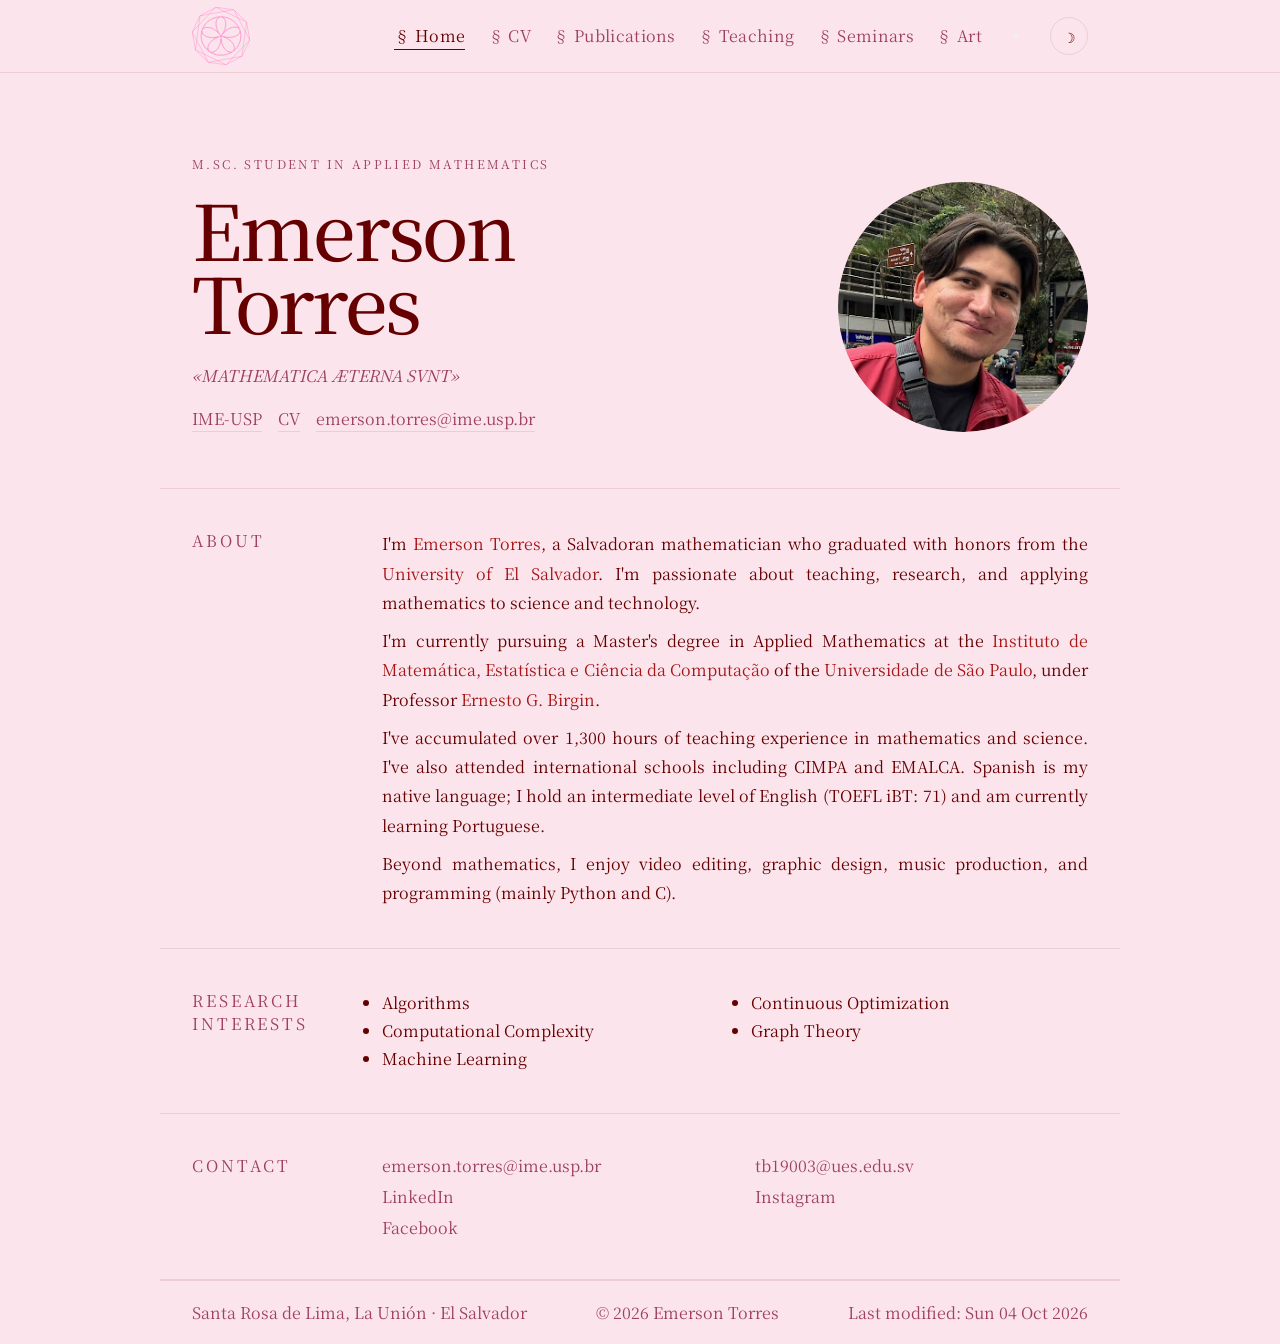
<file: index.html>
<!DOCTYPE html>
<html lang="en">
<head>
  <meta charset="UTF-8">
  <meta name="viewport" content="width=device-width,initial-scale=1">
  <title>Emerson Torres</title>
  <link rel="icon" type="image/png" href="icon.png">
  <link rel="preconnect" href="https://fonts.googleapis.com">
  <link rel="preconnect" href="https://fonts.gstatic.com" crossorigin>
  <link href="https://fonts.googleapis.com/css2?family=Noto+Serif+JP:wght@200;400;600&display=swap" rel="stylesheet">
  <link rel="stylesheet" href="style.css">
</head>
<body>

<nav class="site-nav">
  <div class="nav-inner">
    <a class="nav-brand" href="index.html">
      <img src="Logo.svg" alt="">
    </a>
    <ul class="nav-links">
      <li><a href="index.html" class="active">§ Home</a></li>
      <li><a href="cv.html">§ CV</a></li>
      <li><a href="publications.html">§ Publications</a></li>
      <li><a href="teaching.html">§ Teaching</a></li>
      <li><a href="seminars.html">§ Seminars</a></li>
      <li><a href="art.html">§ Art</a></li>
    </ul>
    <button id="burger" aria-label="Menú" aria-expanded="false">
  <span></span><span></span><span></span>
</button>
    <button id="tb" aria-label="Toggle theme"></button>
  </div>
</nav>

<div class="wrap">

  <section class="hero">
    <div>
      <p class="hero-eye">M.Sc. Student in Applied Mathematics</p>
      <h1 class="hero-name">Emerson<br>Torres</h1>
      <p class="hero-motto">«MATHEMATICA ÆTERNA SVNT»</p>
      <div class="hero-chips">
        <a href="https://www.ime.usp.br/" target="_blank" rel="noopener">IME-USP</a>
        <a href="cv.html">CV</a>
        <a href="mailto:emerson.torres@ime.usp.br">emerson.torres@ime.usp.br</a>
      </div>
    </div>
    <div class="hero-photo">
      <img src="emerson2.png" alt="Emerson Torres">
    </div>
  </section>

  <div class="row">
    <div class="row-label">About</div>
    <div class="row-body">
      <p>
        I'm <a href="gallery.html" target="_blank" rel="noopener">Emerson Torres</a>,
        a Salvadoran mathematician who graduated with honors from the
        <a href="https://www.ues.edu.sv/" target="_blank" rel="noopener">University of El Salvador</a>.
        I'm passionate about teaching, research, and applying mathematics to science and technology.
      </p>
      <p>
        I'm currently pursuing a Master's degree in Applied Mathematics at the
        <a href="https://www.ime.usp.br/" target="_blank" rel="noopener">Instituto de Matemática, Estatística e Ciência da Computação</a>
        of the <a href="https://www5.usp.br/" target="_blank" rel="noopener">Universidade de São Paulo</a>,
        under Professor <a href="https://www.ime.usp.br/~egbirgin/" target="_blank" rel="noopener">Ernesto G. Birgin</a>.
      </p>
      <p>
        I've accumulated over 1,300 hours of teaching experience in mathematics and science.
        I've also attended international schools including CIMPA and EMALCA.
        Spanish is my native language; I hold an intermediate level of English (TOEFL iBT: 71)
        and am currently learning Portuguese.
      </p>
      <p>
        Beyond mathematics, I enjoy video editing, graphic design, music production, and programming
        (mainly Python and C).
      </p>
    </div>
  </div>

  <div class="row">
    <div class="row-label">Research Interests</div>
    <div class="row-body two-col">
      <ul>
        <li>Algorithms</li>
        <li>Computational Complexity</li>
        <li>Machine Learning</li>
      </ul>
      <ul>
        <li>Continuous Optimization</li>
        <li>Graph Theory</li>
      </ul>
    </div>
  </div>

  <div class="row">
    <div class="row-label">Contact</div>
    <div class="row-body">
      <div class="cg">
        <a href="mailto:emerson.torres@ime.usp.br">emerson.torres@ime.usp.br</a>
        <a href="mailto:tb19003@ues.edu.sv">tb19003@ues.edu.sv</a>
        <a href="https://www.linkedin.com/in/emxtorres" target="_blank" rel="noopener">LinkedIn</a>
        <a href="https://www.instagram.com/emxtorres_/" target="_blank" rel="noopener">Instagram</a>
        <a href="https://www.facebook.com/emxtorresrk/" target="_blank" rel="noopener">Facebook</a>
      </div>
    </div>
  </div>

</div>

<footer class="site-footer">
  <span>Santa Rosa de Lima, La Unión · El Salvador</span>
  <a href="emblema-emxtorres.svg" target="_blank" rel="noopener">© 2026 Emerson Torres</a>
  <span>Last modified: Sun 04 Oct 2026</span>
</footer>

<script>
  const h=document.documentElement,b=document.getElementById('tb');
  function t(d){d?h.setAttribute('data-dark',''):h.removeAttribute('data-dark');b.textContent=d?'☀':'☽';localStorage.setItem('dark',d)}
  const s=localStorage.getItem('dark');
  t(s!==null?s==='true':window.matchMedia('(prefers-color-scheme:dark)').matches);
  b.onclick=()=>t(!h.hasAttribute('data-dark'));
  const burger = document.getElementById('burger');
const navList = document.querySelector('.nav-links');
burger.addEventListener('click', () => {
  const open = burger.classList.toggle('open');
  navList.classList.toggle('open');
  burger.setAttribute('aria-expanded', open);
});
navList.querySelectorAll('a').forEach(a =>
  a.addEventListener('click', () => {
    burger.classList.remove('open');
    navList.classList.remove('open');
  })
);
</script>

</body>
</html>
</file>
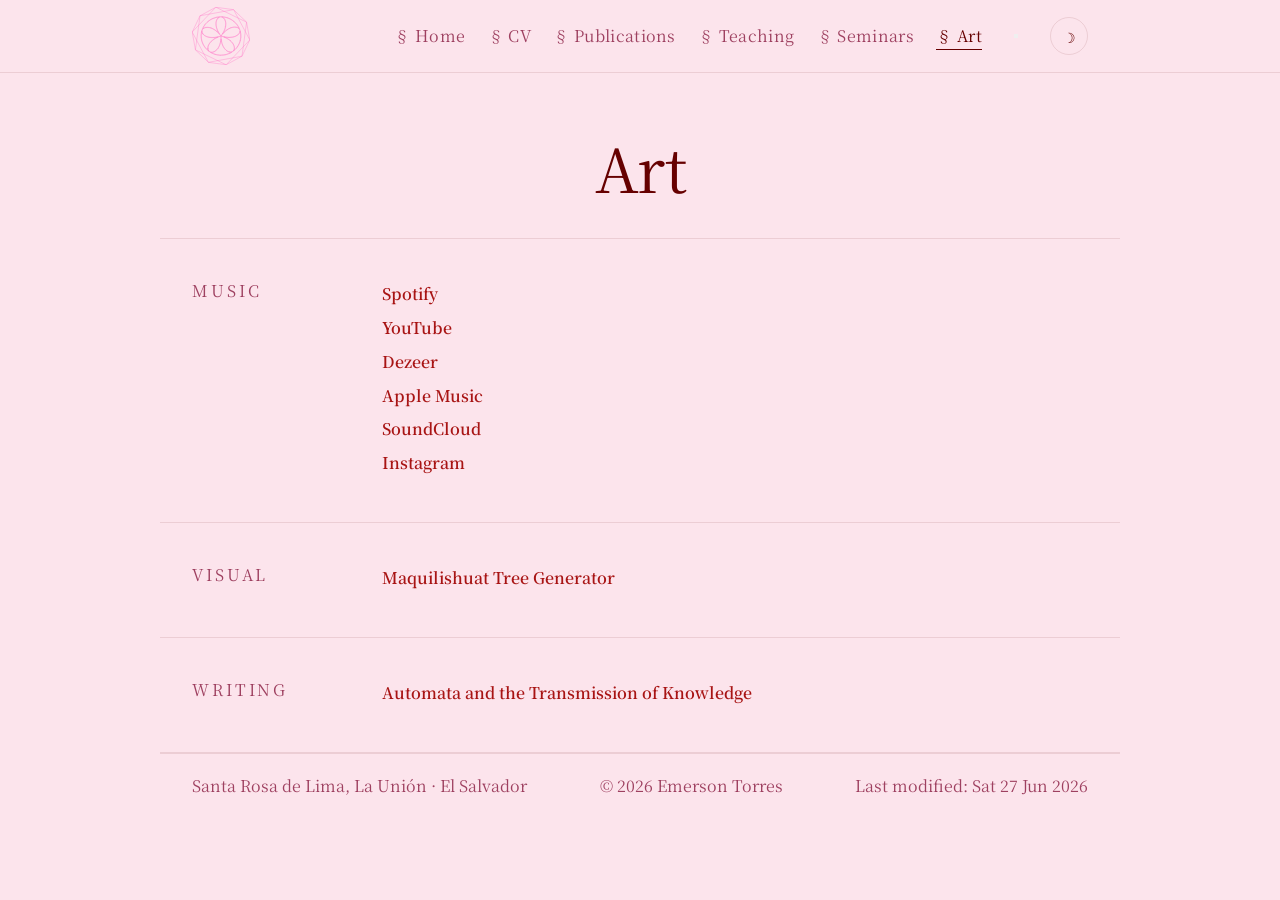
<file: art.html>
<!DOCTYPE html>
<html lang="en">
<head>
  <meta charset="UTF-8">
  <meta name="viewport" content="width=device-width,initial-scale=1">
  <title>Art — Emerson Torres</title>
  <link rel="icon" type="image/png" href="icon.png">
  <link rel="preconnect" href="https://fonts.googleapis.com">
  <link rel="preconnect" href="https://fonts.gstatic.com" crossorigin>
  <link href="https://fonts.googleapis.com/css2?family=Noto+Serif+JP:wght@200;400;600&display=swap" rel="stylesheet">
  <link rel="stylesheet" href="style.css">
</head>
<body>

<nav class="site-nav">
  <div class="nav-inner">
    <a class="nav-brand" href="index.html">
      <img src="Logo.svg" alt="">
    </a>
    <ul class="nav-links">
      <li><a href="index.html">§ Home</a></li>
      <li><a href="cv.html">§ CV</a></li>
      <li><a href="publications.html">§ Publications</a></li>
      <li><a href="teaching.html">§ Teaching</a></li>
      <li><a href="seminars.html">§ Seminars</a></li>
      <li><a href="art.html" class="active">§ Art</a></li>
    </ul>
    <button id="burger" aria-label="Menú" aria-expanded="false">
  <span></span><span></span><span></span>
</button>
    <button id="tb" aria-label="Toggle theme"></button>
  </div>
</nav>

<div class="wrap">

  <div class="page-head">
    <h1>Art</h1>
  </div>

  <div class="row">
    <div class="row-label">Music</div>
    <div class="row-body tl">

      <div class="tl-item">
        <div class="tl-title"><p><a href="https://open.spotify.com/artist/4aExM4emXcvZAvu865txWR?si=Th2CmNm_RXebIMLo0fNMmA" target="_blank" rel="noopener">Spotify</a></p></div>
        <div class="tl-title"><p><a href="https://www.youtube.com/channel/UCiamEHYv9YfyeTI_MoiI3FQ" target="_blank" rel="noopener">YouTube</a></p></div>
        <div class="tl-title"><p><a href="https://www.deezer.com/en/artist/98873632" target="_blank" rel="noopener">Dezeer</a></p></div>
        <div class="tl-title"><p><a href="https://music.apple.com/br/artist/deathblowrk/1520368787" target="_blank" rel="noopener">Apple Music</a></p></div>
        <div class="tl-title"><p><a href="https://on.soundcloud.com/uFIT5AEQ9vzJ4ouhdP" target="_blank" rel="noopener">SoundCloud</a></p></div>
        <div class="tl-title"><p><a href="http://instagram.com/deathblowrk_/" target="_blank" rel="noopener">Instagram</a></p></div>
      </div>
    </div>
  </div>



  <div class="row">
    <div class="row-label">Visual</div>
    <div class="row-body tl">

      <div class="tl-item">
        <div class="tl-title"><p><a href="maquilishuat.html" target="_blank" rel="noopener">Maquilishuat Tree Generator</a></p></div>
      </div>
    </div>
  </div>


    <div class="row">
    <div class="row-label">Writing</div>
    <div class="row-body tl">

      <div class="tl-item">
        <div class="tl-title"><p><a href="automatas_and_knowledge.html" target="_blank" rel="noopener">Automata and the Transmission of Knowledge</a></p></div>
      </div>
    </div>
  </div>




</div>





<footer class="site-footer">
  <span>Santa Rosa de Lima, La Unión · El Salvador</span>
  <a href="emblema-emxtorres.svg" target="_blank" rel="noopener">© 2026 Emerson Torres</a>
  <span>Last modified: Sat 27 Jun 2026</span>
</footer>

<script>
  const h=document.documentElement,b=document.getElementById('tb');
  function t(d){d?h.setAttribute('data-dark',''):h.removeAttribute('data-dark');b.textContent=d?'☀':'☽';localStorage.setItem('dark',d)}
  const s=localStorage.getItem('dark');
  t(s!==null?s==='true':window.matchMedia('(prefers-color-scheme:dark)').matches);
  b.onclick=()=>t(!h.hasAttribute('data-dark'));
   const burger = document.getElementById('burger');
const navList = document.querySelector('.nav-links');
burger.addEventListener('click', () => {
  const open = burger.classList.toggle('open');
  navList.classList.toggle('open');
  burger.setAttribute('aria-expanded', open);
});
navList.querySelectorAll('a').forEach(a =>
  a.addEventListener('click', () => {
    burger.classList.remove('open');
    navList.classList.remove('open');
  })
);
</script>

</body>
</html>
</file>
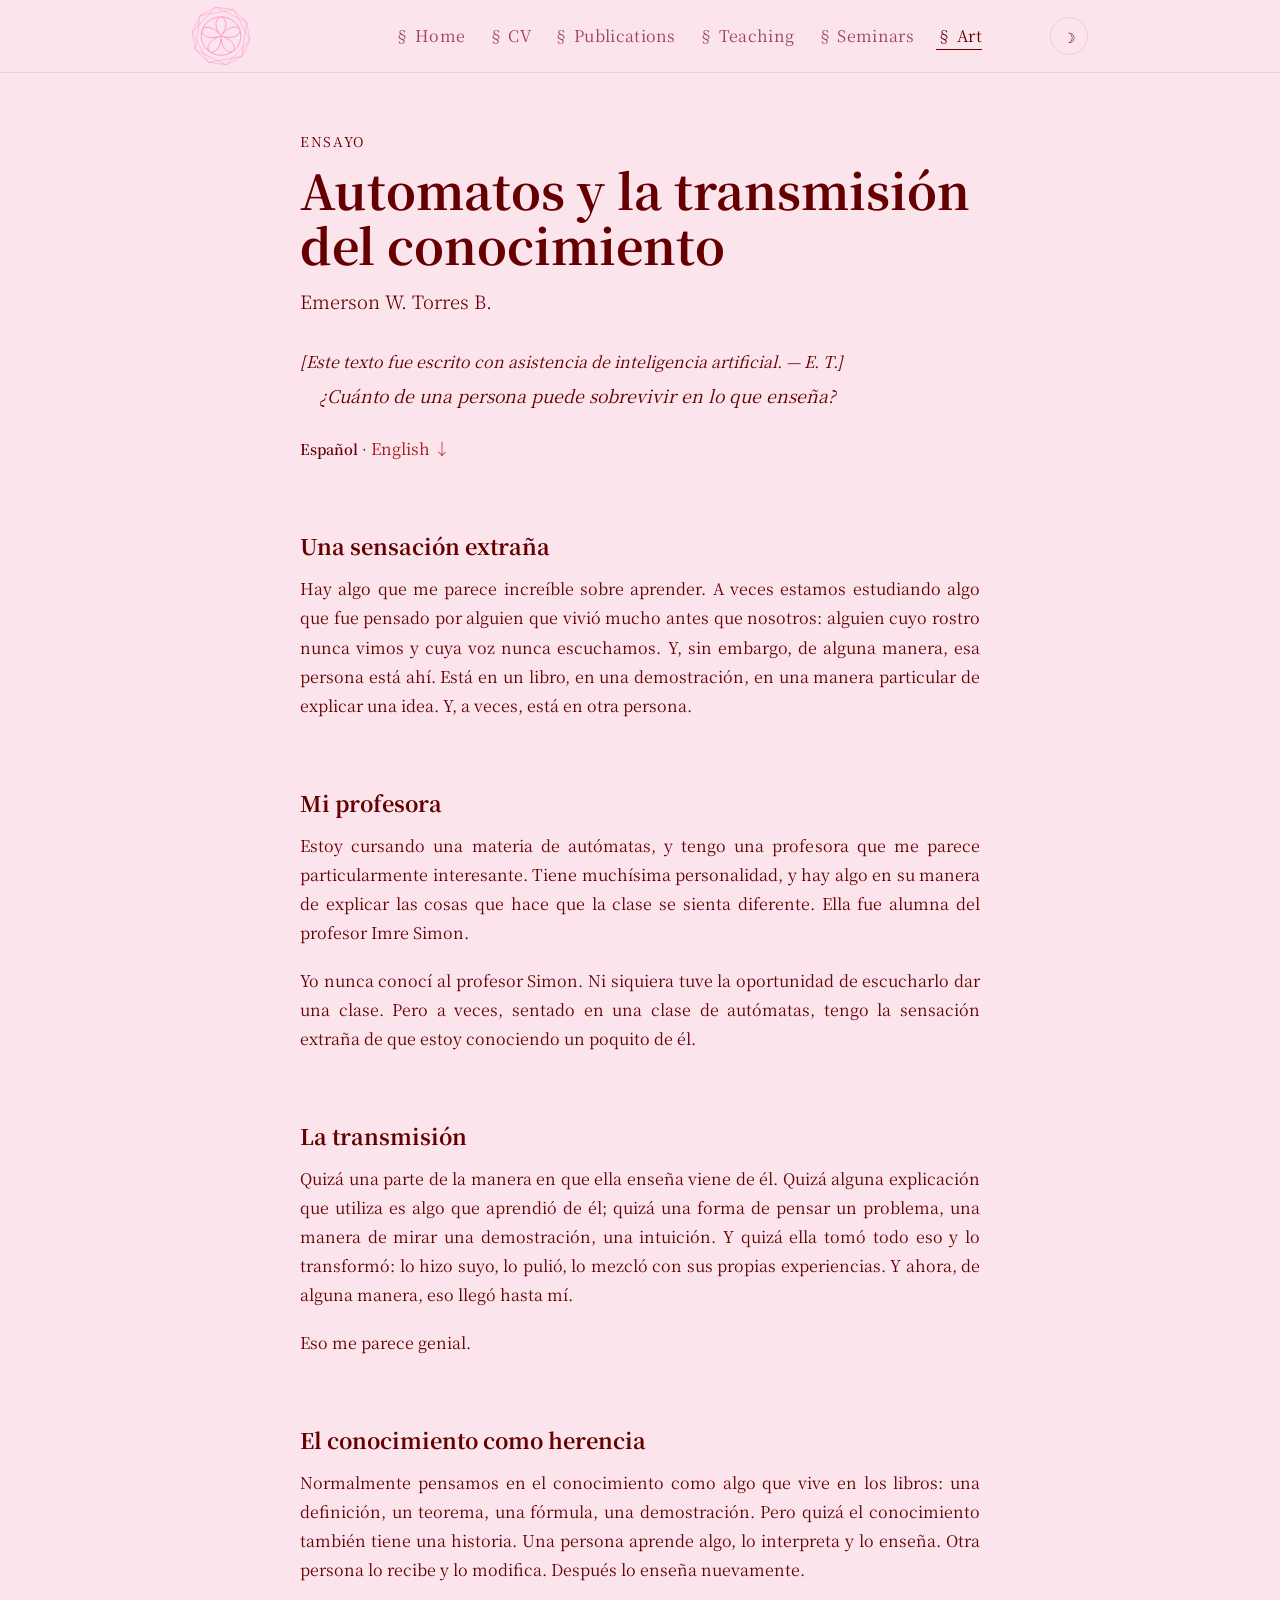
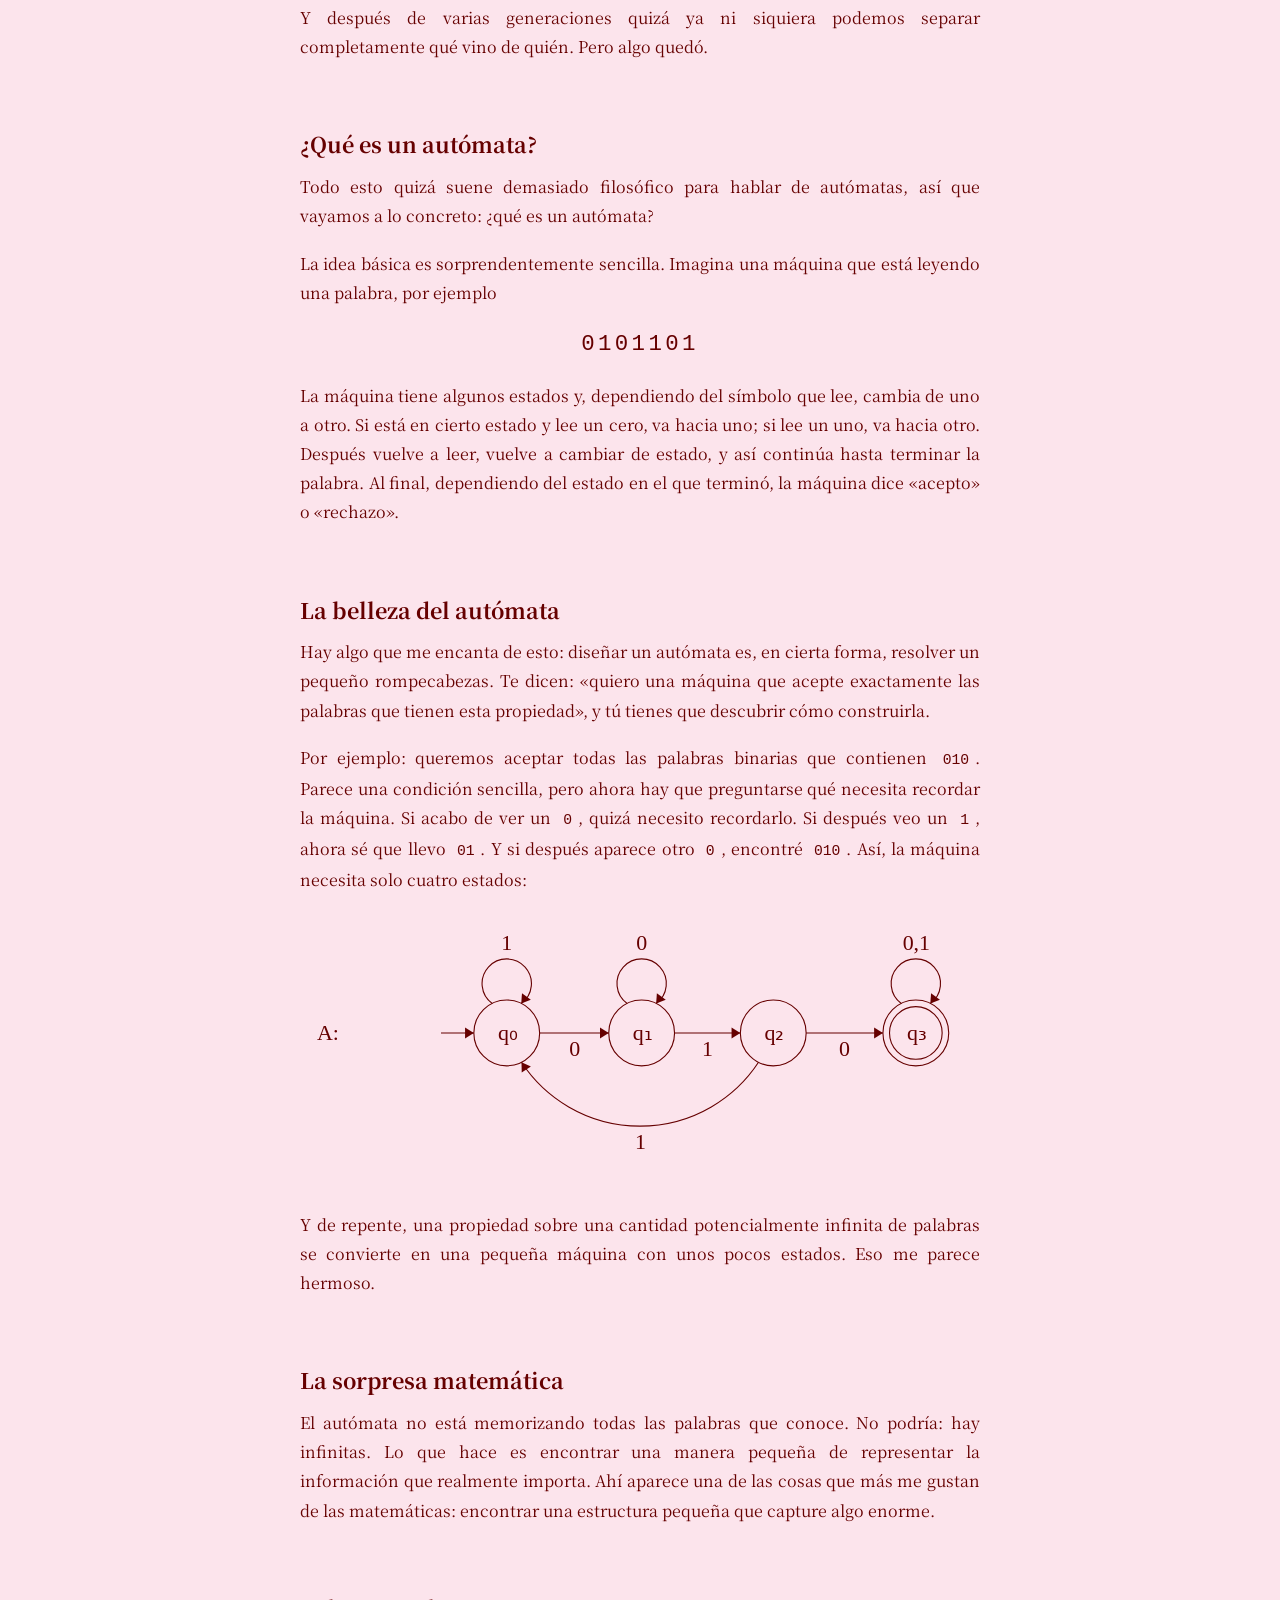
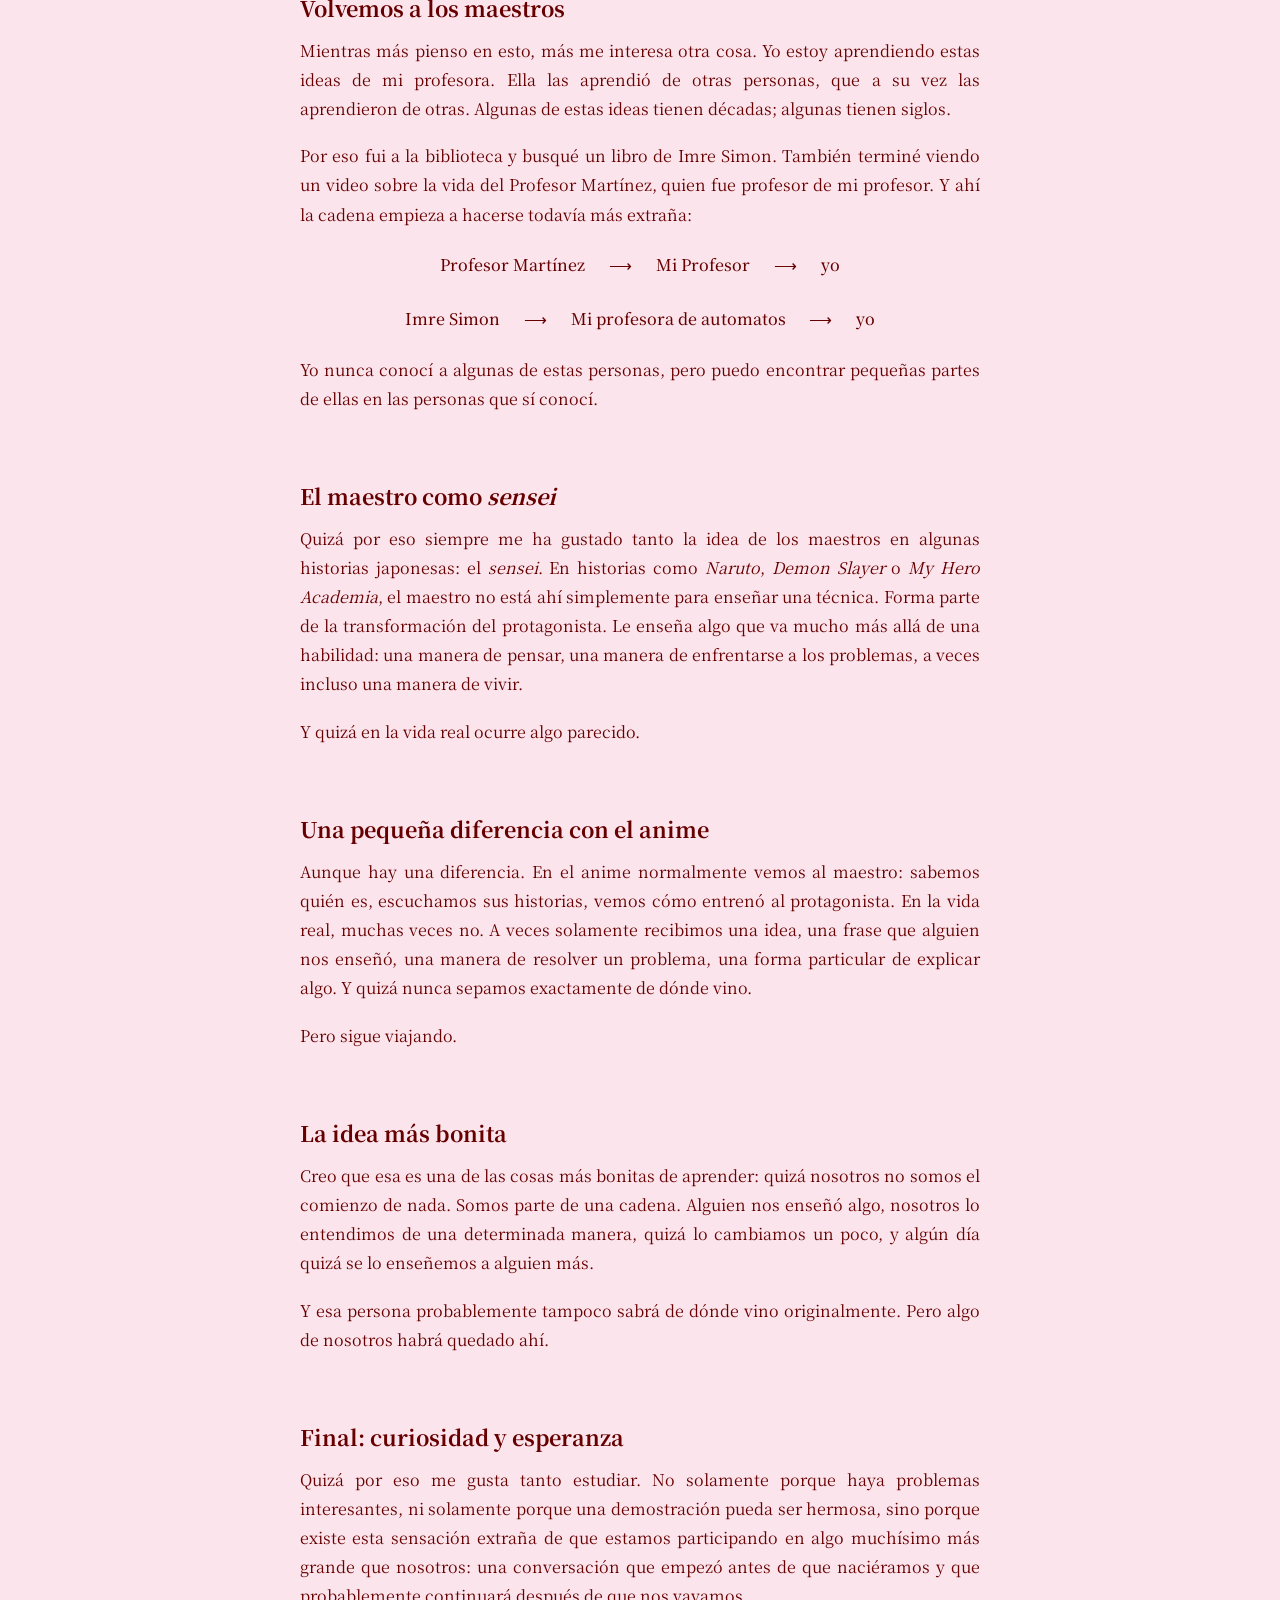
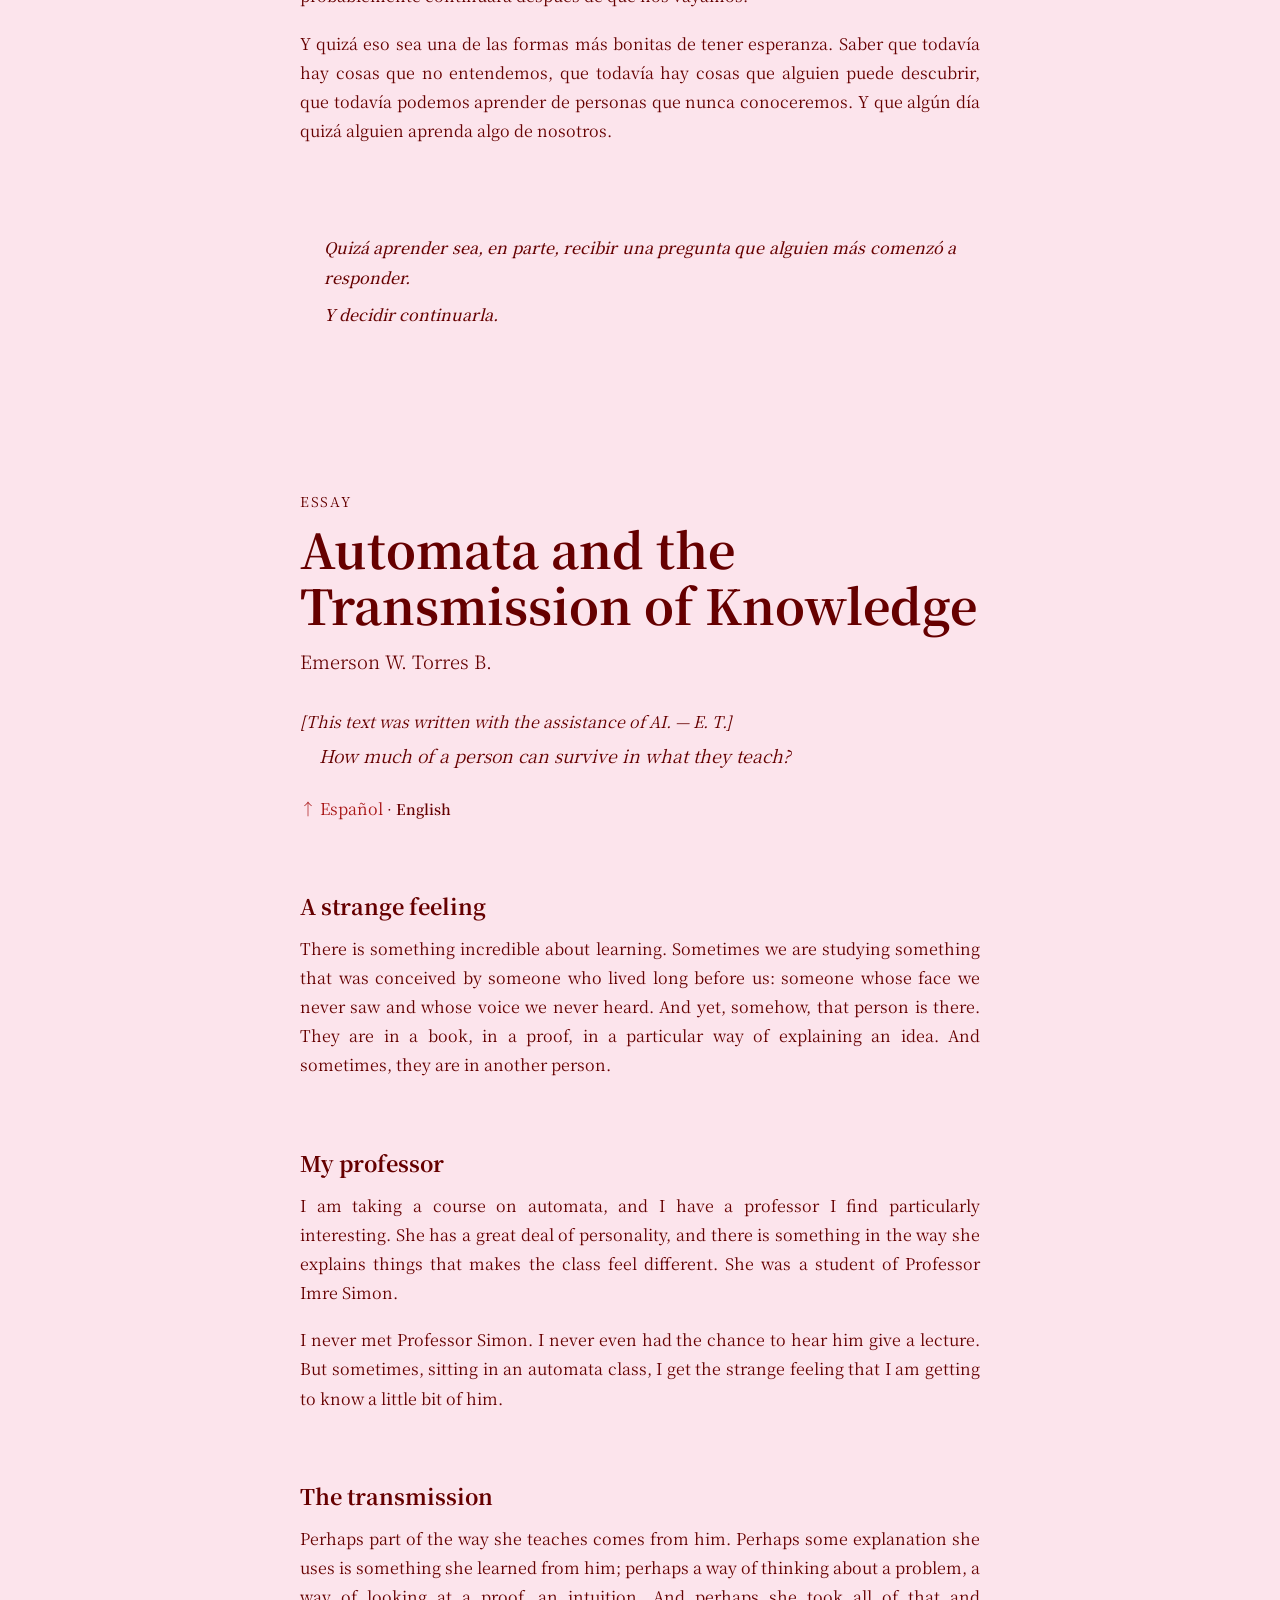
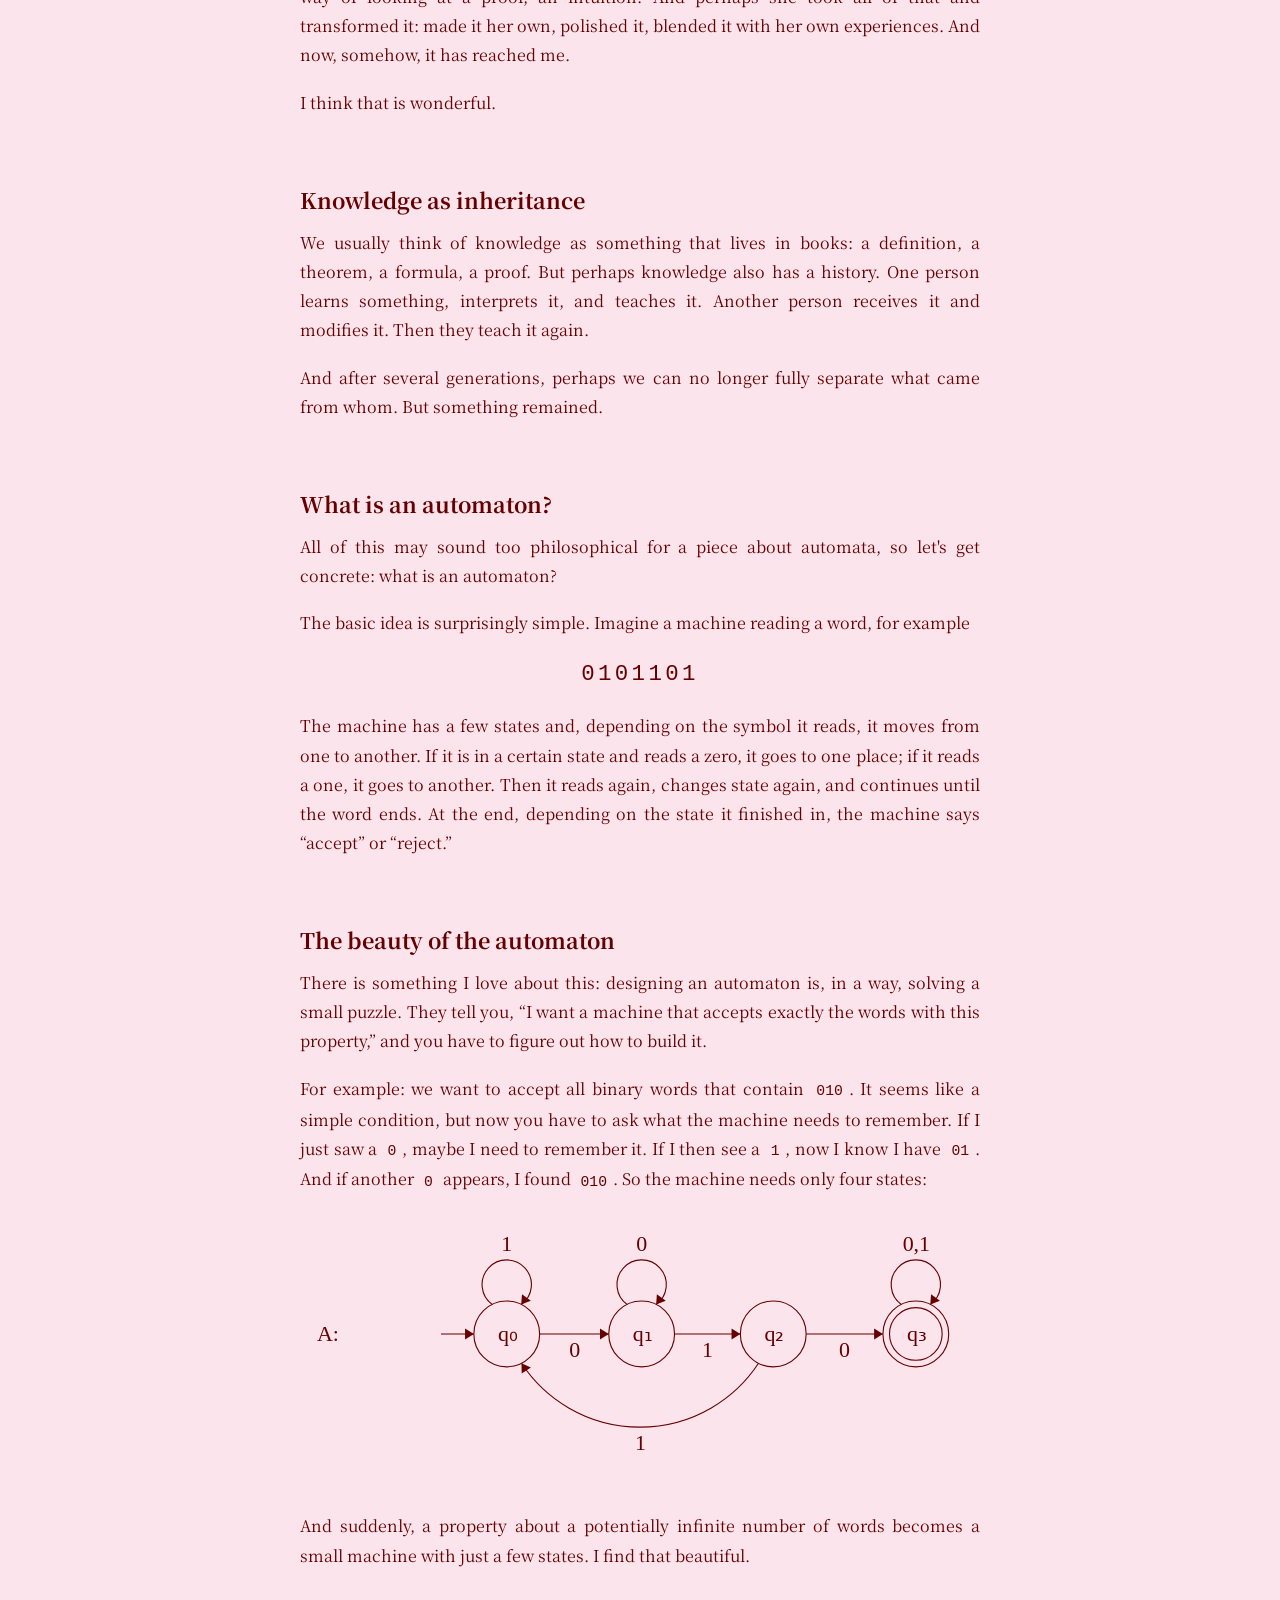
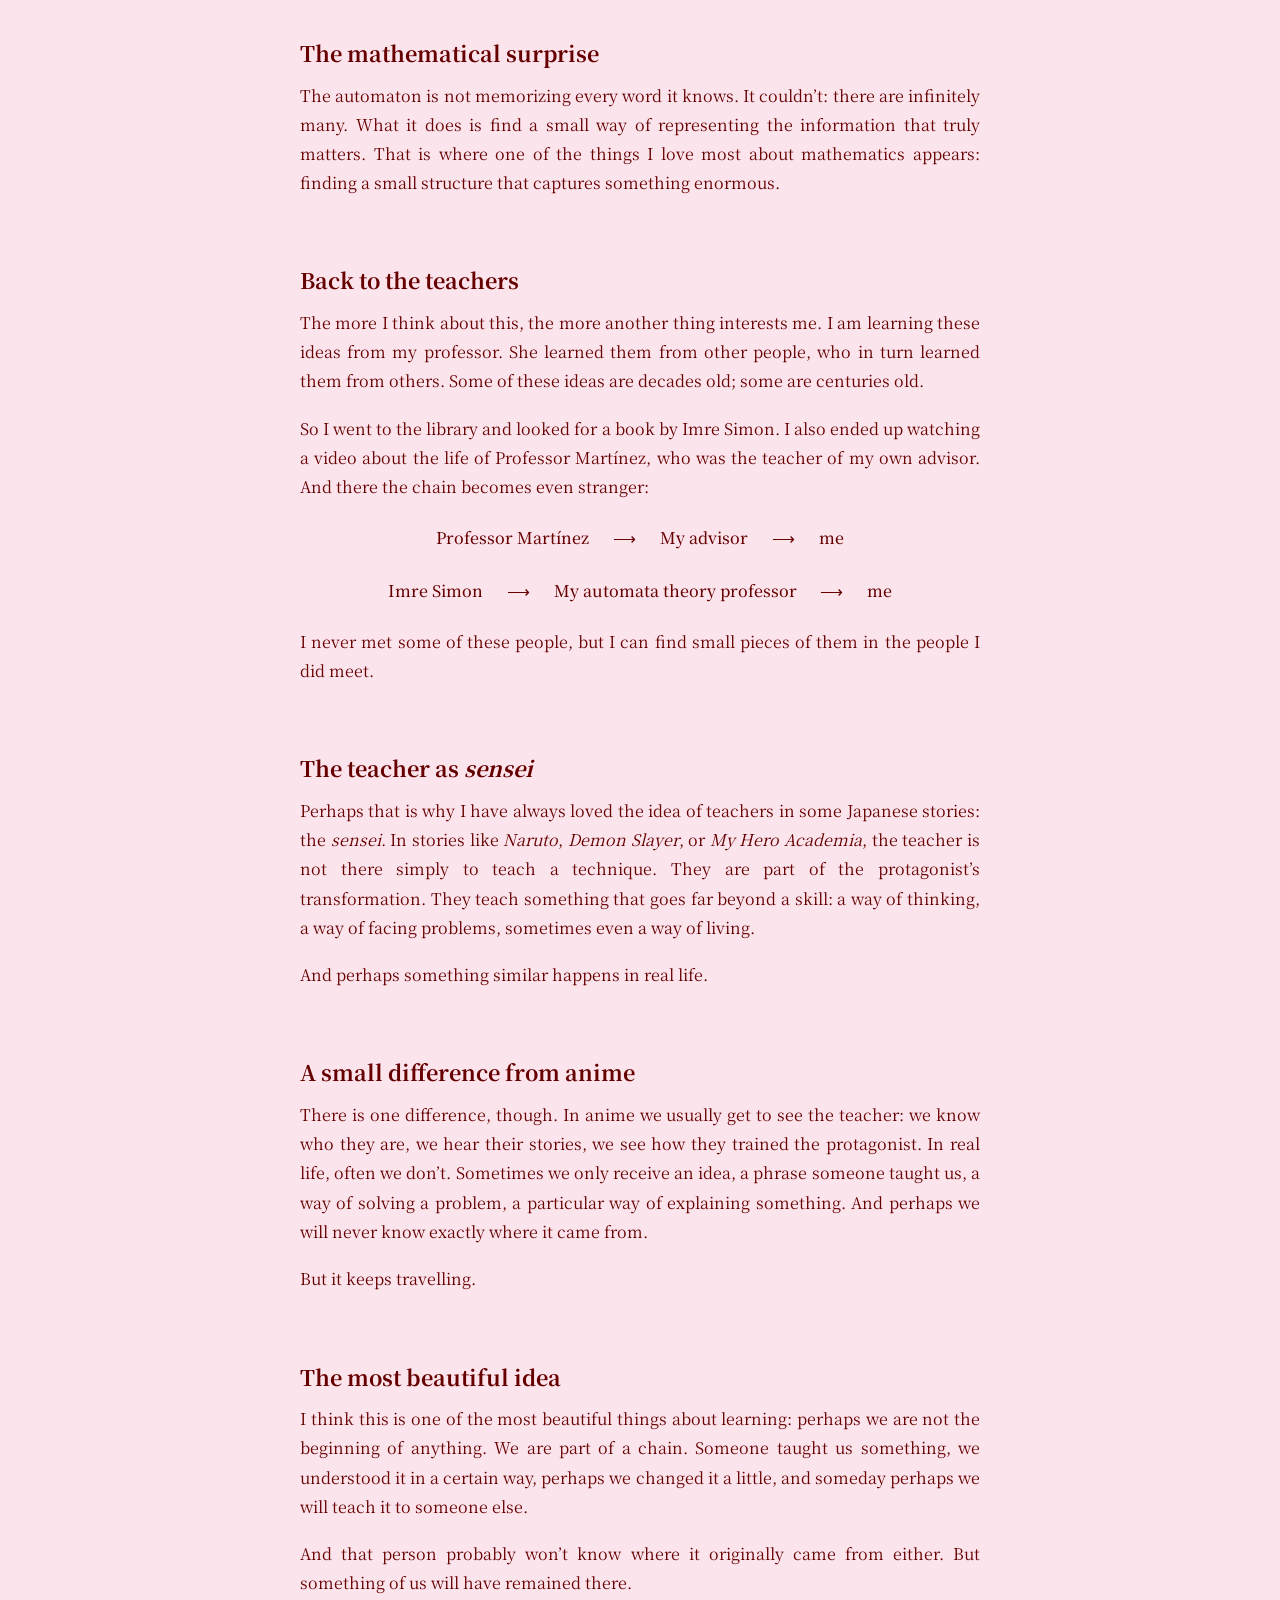
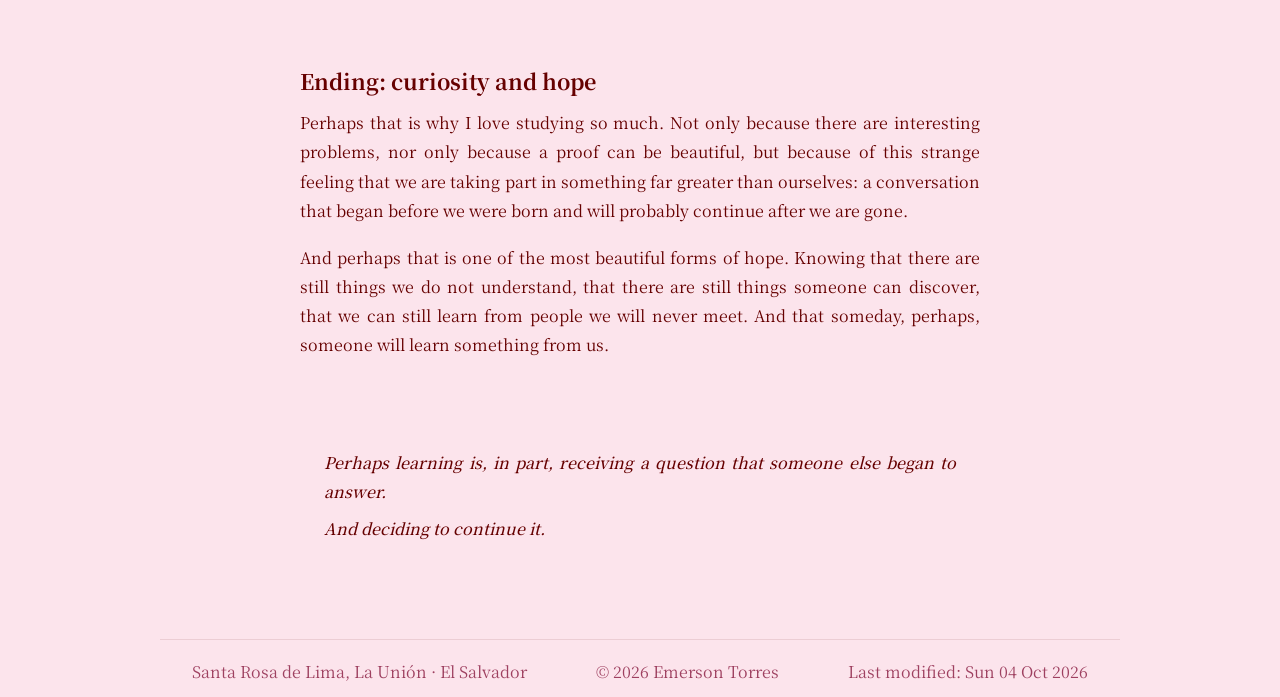
<file: automatas_and_knowledge.html>
<!DOCTYPE html>
<html lang="en">
<head>
  <meta charset="UTF-8">
  <meta name="viewport" content="width=device-width,initial-scale=1">
  <title>Emerson Torres</title>
  <link rel="icon" type="image/png" href="icon.png">
  <link href="https://www.w3.org/Graphics/SVG/1.1/DTD/svg11.dtd">
  <link rel="preconnect" href="https://fonts.googleapis.com">
  <link rel="preconnect" href="https://fonts.gstatic.com" crossorigin>
  <link href="https://fonts.googleapis.com/css2?family=Noto+Serif+JP:wght@200;400;600&display=swap" rel="stylesheet">
  <link rel="stylesheet" href="style.css">
<style>
  /* ---------- Contenido ---------- */
  main { max-width: 720px; margin: 0 auto; padding: 3.5rem 1.25rem 4rem; }
  .kicker {
    color: var(--muted); font-size: .85rem; letter-spacing: .12em;
    text-transform: uppercase; margin: 0 0 .5rem;
  }
  main.essay p {
  text-align: justify;
  hyphens: auto;
  -webkit-hyphens: auto;
}
  h1 {
    font-size: clamp(2rem, 6vw, 3rem); line-height: 1.15;
    font-weight: 700; color: var(--accent); margin: 0 0 .8rem;
  }
  .subtitle { font-size: 1.15rem; color: var(--muted); margin: 0 0 2rem; font-weight: 300; }
  .central {
    border-left: 3px solid var(--accent);
    padding: .4rem 0 .4rem 1.2rem; margin: 0 0 3rem;
    font-style: italic; font-size: 1.1rem;
  }
  .langs { font-size: .9rem; color: var(--muted); margin: -2rem 0 2.5rem; }
  #en, #top { scroll-margin-top: 4.5rem; }
  .divider { border: 0; border-top: 2px solid var(--accent); margin: 5rem 0 3rem; }
  h2 {
    font-size: 1.35rem; font-weight: 700; color: var(--accent);
    margin: 3rem 0 .8rem; padding-top: 1.2rem; border-top: 1px solid var(--line);
  }
  p { margin: 0 0 1.15rem; text-align: justify;}
  code {
    font-family: ui-monospace, "SFMono-Regular", Menlo, Consolas, monospace;
    background: var(--surface); border: 1px solid var(--line);
    padding: .05em .4em; border-radius: 4px; font-size: .92em;
  }
  .word {
    text-align: center; font-size: 1.4rem; margin: 1.5rem 0;
    font-family: ui-monospace, Menlo, Consolas, monospace; letter-spacing: .15em;
  }
  .chain {
    display: flex; flex-wrap: wrap; align-items: center; justify-content: center;
    gap: .6rem; margin: 1.2rem 0;
  }
  .chain span.node {
    background: var(--surface); border: 1px solid var(--line);
    padding: .35rem .9rem; border-radius: 999px; font-weight: 500;
  }
  .chain span.node.me { background: var(--accent); color: var(--bg); border-color: var(--accent); }
  .chain span.arrow { color: var(--accent); }

  figure { margin: 2rem 0; }
  figure svg { width: 100%; height: auto; display: block; }
  figcaption { text-align: center; color: var(--muted); font-size: .85rem; margin-top: .4rem; }

  svg.automata {
  width: 100%;
  height: auto;
  display: block;
  color: var(--text);              /* o var(--accent) si lo prefieres carmesí / rosa */
}
svg.automata [stroke="black"] { stroke: currentColor; }
svg.automata [fill="black"]   { fill: currentColor; }
svg.automata text {
  fill: currentColor;
  font-family: "Noto Sans JP", serif;  /* opcional: reemplaza Times New Roman */
}

  .closing {
    margin: 3.5rem 0 0; padding: 2rem 1.5rem; text-align: center;
    background: var(--surface); border: 1px solid var(--line); border-radius: 10px;
    font-size: 1.2rem; font-style: italic; color: var(--accent); font-weight: 500;
  }
  .closing p { margin: 0 0 .5rem; }
  .closing p:last-child { margin: 0; }

  footer {
    border-top: 1px solid var(--line); text-align: center;
    padding: 1.5rem 1.25rem 2.5rem; color: var(--muted); font-size: .85rem;
  }
  footer a { color: var(--muted); }
  @media print { header, footer { display: none; } }
</style>
</head>
<body>

<nav class="site-nav">
  <div class="nav-inner">
    <a class="nav-brand" href="index.html">
      <img src="Logo.svg" alt="">
    </a>
    <ul class="nav-links">
      <li><a href="index.html">§ Home</a></li>
      <li><a href="cv.html">§ CV</a></li>
      <li><a href="publications.html">§ Publications</a></li>
      <li><a href="teaching.html">§ Teaching</a></li>
      <li><a href="seminars.html">§ Seminars</a></li>
      <li><a href="art.html" class="active">§ Art</a></li>
    </ul>
    <button id="burger" aria-label="Menú" aria-expanded="false">
  <span></span><span></span><span></span>
</button>
    <button id="tb" aria-label="Toggle theme"></button>
  </div>
</nav>
<div class="wrap">

<main id="top">
  <p class="kicker">Ensayo</p>
  <h1>Automatos y la transmisión del conocimiento</h1>
  <p class="subtitle">Emerson W. Torres B.</p>
  <i>[Este texto fue escrito con asistencia de inteligencia artificial. — E. T.]</i>
  <p class="central">¿Cuánto de una persona puede sobrevivir en lo que enseña?</p>
  <p class="langs"><strong>Español</strong> · <a href="#en">English ↓</a></p>

  <h2>Una sensación extraña</h2>
  <p>Hay algo que me parece increíble sobre aprender. A veces estamos estudiando algo que fue pensado por alguien que vivió mucho antes que nosotros: alguien cuyo rostro nunca vimos y cuya voz nunca escuchamos. Y, sin embargo, de alguna manera, esa persona está ahí. Está en un libro, en una demostración, en una manera particular de explicar una idea. Y, a veces, está en otra persona.</p>

  <h2>Mi profesora</h2>
  <p>Estoy cursando una materia de autómatas, y tengo una profesora que me parece particularmente interesante. Tiene muchísima personalidad, y hay algo en su manera de explicar las cosas que hace que la clase se sienta diferente. Ella fue alumna del profesor Imre Simon.</p>
  <p>Yo nunca conocí al profesor Simon. Ni siquiera tuve la oportunidad de escucharlo dar una clase. Pero a veces, sentado en una clase de autómatas, tengo la sensación extraña de que estoy conociendo un poquito de él.</p>

  <h2>La transmisión</h2>
  <p>Quizá una parte de la manera en que ella enseña viene de él. Quizá alguna explicación que utiliza es algo que aprendió de él; quizá una forma de pensar un problema, una manera de mirar una demostración, una intuición. Y quizá ella tomó todo eso y lo transformó: lo hizo suyo, lo pulió, lo mezcló con sus propias experiencias. Y ahora, de alguna manera, eso llegó hasta mí.</p>
  <p>Eso me parece genial.</p>

  <h2>El conocimiento como herencia</h2>
  <p>Normalmente pensamos en el conocimiento como algo que vive en los libros: una definición, un teorema, una fórmula, una demostración. Pero quizá el conocimiento también tiene una historia. Una persona aprende algo, lo interpreta y lo enseña. Otra persona lo recibe y lo modifica. Después lo enseña nuevamente.</p>
  <p>Y después de varias generaciones quizá ya ni siquiera podemos separar completamente qué vino de quién. Pero algo quedó.</p>

  <h2>¿Qué es un autómata?</h2>
  <p>Todo esto quizá suene demasiado filosófico para hablar de autómatas, así que vayamos a lo concreto: ¿qué es un autómata?</p>
  <p>La idea básica es sorprendentemente sencilla. Imagina una máquina que está leyendo una palabra, por ejemplo</p>
  <div class="word">0101101</div>
  <p>La máquina tiene algunos estados y, dependiendo del símbolo que lee, cambia de uno a otro. Si está en cierto estado y lee un cero, va hacia uno; si lee un uno, va hacia otro. Después vuelve a leer, vuelve a cambiar de estado, y así continúa hasta terminar la palabra. Al final, dependiendo del estado en el que terminó, la máquina dice «acepto» o «rechazo».</p>

  <h2>La belleza del autómata</h2>
  <p>Hay algo que me encanta de esto: diseñar un autómata es, en cierta forma, resolver un pequeño rompecabezas. Te dicen: «quiero una máquina que acepte exactamente las palabras que tienen esta propiedad», y tú tienes que descubrir cómo construirla.</p>
  <p>Por ejemplo: queremos aceptar todas las palabras binarias que contienen <code>010</code>. Parece una condición sencilla, pero ahora hay que preguntarse qué necesita recordar la máquina. Si acabo de ver un <code>0</code>, quizá necesito recordarlo. Si después veo un <code>1</code>, ahora sé que llevo <code>01</code>. Y si después aparece otro <code>0</code>, encontré <code>010</code>. Así, la máquina necesita solo cuatro estados:</p>

  <figure>
   
<svg class="automata" viewBox="40 30 620 230" xmlns="http://www.w3.org/2000/svg">
	<ellipse stroke="black" stroke-width="1" fill="none" cx="228.5" cy="127.5" rx="30" ry="30"/>
	<text x="220.5" y="133.5" font-family="Times New Roman" font-size="20">q&#8320;</text>
	<ellipse stroke="black" stroke-width="1" fill="none" cx="351.5" cy="127.5" rx="30" ry="30"/>
	<text x="343.5" y="133.5" font-family="Times New Roman" font-size="20">q&#8321;</text>
	<ellipse stroke="black" stroke-width="1" fill="none" cx="471.5" cy="127.5" rx="30" ry="30"/>
	<text x="463.5" y="133.5" font-family="Times New Roman" font-size="20">q&#8322;</text>
	<ellipse stroke="black" stroke-width="1" fill="none" cx="601.5" cy="127.5" rx="30" ry="30"/>
	<text x="593.5" y="133.5" font-family="Times New Roman" font-size="20">q&#8323;</text>
	<ellipse stroke="black" stroke-width="1" fill="none" cx="601.5" cy="127.5" rx="24" ry="24"/>
	<polygon stroke="black" stroke-width="1" points="168.5,127.5 198.5,127.5"/>
	<text x="55.5" y="133.5" font-family="Times New Roman" font-size="20">A:</text>
	<polygon fill="black" stroke-width="1" points="198.5,127.5 190.5,122.5 190.5,132.5"/>
	<polygon stroke="black" stroke-width="1" points="381.5,127.5 441.5,127.5"/>
	<polygon fill="black" stroke-width="1" points="441.5,127.5 433.5,122.5 433.5,132.5"/>
	<text x="406.5" y="148.5" font-family="Times New Roman" font-size="20">1</text>
	<polygon stroke="black" stroke-width="1" points="258.5,127.5 321.5,127.5"/>
	<polygon fill="black" stroke-width="1" points="321.5,127.5 313.5,122.5 313.5,132.5"/>
	<text x="285.5" y="148.5" font-family="Times New Roman" font-size="20">0</text>
	<polygon stroke="black" stroke-width="1" points="501.5,127.5 571.5,127.5"/>
	<polygon fill="black" stroke-width="1" points="571.5,127.5 563.5,122.5 563.5,132.5"/>
	<text x="531.5" y="148.5" font-family="Times New Roman" font-size="20">0</text>
	<path stroke="black" stroke-width="1" fill="none" d="M 215.275,100.703 A 22.5,22.5 0 1 1 241.725,100.703"/>
	<text x="223.5" y="51.5" font-family="Times New Roman" font-size="20">1</text>
	<polygon fill="black" stroke-width="1" points="241.725,100.703 250.473,97.17 242.382,91.292"/>
	<path stroke="black" stroke-width="1" fill="none" d="M 338.275,100.703 A 22.5,22.5 0 1 1 364.725,100.703"/>
	<text x="346.5" y="51.5" font-family="Times New Roman" font-size="20">0</text>
	<polygon fill="black" stroke-width="1" points="364.725,100.703 373.473,97.17 365.382,91.292"/>
	<path stroke="black" stroke-width="1" fill="none" d="M 458.052,154.242 A 129.341,129.341 0 0 1 241.948,154.242"/>
	<polygon fill="black" stroke-width="1" points="241.948,154.242 242.168,163.673 250.522,158.177"/>
	<text x="345.5" y="233.5" font-family="Times New Roman" font-size="20">1</text>
	<path stroke="black" stroke-width="1" fill="none" d="M 588.275,100.703 A 22.5,22.5 0 1 1 614.725,100.703"/>
	<text x="589.5" y="51.5" font-family="Times New Roman" font-size="20">0,1</text>
	<polygon fill="black" stroke-width="1" points="614.725,100.703 623.473,97.17 615.382,91.292"/>
</svg>
  </figure>

  <p>Y de repente, una propiedad sobre una cantidad potencialmente infinita de palabras se convierte en una pequeña máquina con unos pocos estados. Eso me parece hermoso.</p>

  <h2>La sorpresa matemática</h2>
  <p>El autómata no está memorizando todas las palabras que conoce. No podría: hay infinitas. Lo que hace es encontrar una manera pequeña de representar la información que realmente importa. Ahí aparece una de las cosas que más me gustan de las matemáticas: encontrar una estructura pequeña que capture algo enorme.</p>

  <h2>Volvemos a los maestros</h2>
  <p>Mientras más pienso en esto, más me interesa otra cosa. Yo estoy aprendiendo estas ideas de mi profesora. Ella las aprendió de otras personas, que a su vez las aprendieron de otras. Algunas de estas ideas tienen décadas; algunas tienen siglos.</p>
  <p>Por eso fui a la biblioteca y busqué un libro de Imre Simon. También terminé viendo un video sobre la vida del Profesor Martínez, quien fue profesor de mi profesor. Y ahí la cadena empieza a hacerse todavía más extraña:</p>
  <div class="chain">
    <span class="node">Profesor Martínez</span><span class="arrow">⟶</span>
    <span class="node">Mi Profesor</span><span class="arrow">⟶</span>
    <span class="node">yo</span>
  </div>
  <div class="chain">
    <span class="node">Imre Simon</span><span class="arrow">⟶</span>
    <span class="node">Mi profesora de automatos</span><span class="arrow">⟶</span>
    <span class="node">yo</span>
  </div>
  <p>Yo nunca conocí a algunas de estas personas, pero puedo encontrar pequeñas partes de ellas en las personas que sí conocí.</p>

  <h2>El maestro como <em>sensei</em></h2>
  <p>Quizá por eso siempre me ha gustado tanto la idea de los maestros en algunas historias japonesas: el <em>sensei</em>. En historias como <em>Naruto</em>, <em>Demon Slayer</em> o <em>My Hero Academia</em>, el maestro no está ahí simplemente para enseñar una técnica. Forma parte de la transformación del protagonista. Le enseña algo que va mucho más allá de una habilidad: una manera de pensar, una manera de enfrentarse a los problemas, a veces incluso una manera de vivir.</p>
  <p>Y quizá en la vida real ocurre algo parecido.</p>

  <h2>Una pequeña diferencia con el anime</h2>
  <p>Aunque hay una diferencia. En el anime normalmente vemos al maestro: sabemos quién es, escuchamos sus historias, vemos cómo entrenó al protagonista. En la vida real, muchas veces no. A veces solamente recibimos una idea, una frase que alguien nos enseñó, una manera de resolver un problema, una forma particular de explicar algo. Y quizá nunca sepamos exactamente de dónde vino.</p>
  <p>Pero sigue viajando.</p>

  <h2>La idea más bonita</h2>
  <p>Creo que esa es una de las cosas más bonitas de aprender: quizá nosotros no somos el comienzo de nada. Somos parte de una cadena. Alguien nos enseñó algo, nosotros lo entendimos de una determinada manera, quizá lo cambiamos un poco, y algún día quizá se lo enseñemos a alguien más.</p>
  <p>Y esa persona probablemente tampoco sabrá de dónde vino originalmente. Pero algo de nosotros habrá quedado ahí.</p>

  <h2>Final: curiosidad y esperanza</h2>
  <p>Quizá por eso me gusta tanto estudiar. No solamente porque haya problemas interesantes, ni solamente porque una demostración pueda ser hermosa, sino porque existe esta sensación extraña de que estamos participando en algo muchísimo más grande que nosotros: una conversación que empezó antes de que naciéramos y que probablemente continuará después de que nos vayamos.</p>
  <p>Y quizá eso sea una de las formas más bonitas de tener esperanza. Saber que todavía hay cosas que no entendemos, que todavía hay cosas que alguien puede descubrir, que todavía podemos aprender de personas que nunca conoceremos. Y que algún día quizá alguien aprenda algo de nosotros.</p>

  <div class="closing">
    <p>Quizá aprender sea, en parte, recibir una pregunta que alguien más comenzó a responder.</p>
    <p>Y decidir continuarla.</p>
  </div>

  <!-- ==================== ENGLISH ==================== -->
  <hr class="divider">
  <section id="en" lang="en">
    <p class="kicker">Essay</p>
<h1>Automata and the Transmission of Knowledge</h1>
  <p class="subtitle">Emerson W. Torres B.</p>
    <i>[This text was written with the assistance of AI. — E. T.]</i>
    <p class="central">How much of a person can survive in what they teach?</p>
    <p class="langs"><a href="#top">↑ Español</a> · <strong>English</strong></p>

    <h2>A strange feeling</h2>
    <p>There is something incredible about learning. Sometimes we are studying something that was conceived by someone who lived long before us: someone whose face we never saw and whose voice we never heard. And yet, somehow, that person is there. They are in a book, in a proof, in a particular way of explaining an idea. And sometimes, they are in another person.</p>

    <h2>My professor</h2>
    <p>I am taking a course on automata, and I have a professor I find particularly interesting. She has a great deal of personality, and there is something in the way she explains things that makes the class feel different. She was a student of Professor Imre Simon.</p>
    <p>I never met Professor Simon. I never even had the chance to hear him give a lecture. But sometimes, sitting in an automata class, I get the strange feeling that I am getting to know a little bit of him.</p>

    <h2>The transmission</h2>
    <p>Perhaps part of the way she teaches comes from him. Perhaps some explanation she uses is something she learned from him; perhaps a way of thinking about a problem, a way of looking at a proof, an intuition. And perhaps she took all of that and transformed it: made it her own, polished it, blended it with her own experiences. And now, somehow, it has reached me.</p>
    <p>I think that is wonderful.</p>

    <h2>Knowledge as inheritance</h2>
    <p>We usually think of knowledge as something that lives in books: a definition, a theorem, a formula, a proof. But perhaps knowledge also has a history. One person learns something, interprets it, and teaches it. Another person receives it and modifies it. Then they teach it again.</p>
    <p>And after several generations, perhaps we can no longer fully separate what came from whom. But something remained.</p>

    <h2>What is an automaton?</h2>
    <p>All of this may sound too philosophical for a piece about automata, so let's get concrete: what is an automaton?</p>
    <p>The basic idea is surprisingly simple. Imagine a machine reading a word, for example</p>
    <div class="word">0101101</div>
    <p>The machine has a few states and, depending on the symbol it reads, it moves from one to another. If it is in a certain state and reads a zero, it goes to one place; if it reads a one, it goes to another. Then it reads again, changes state again, and continues until the word ends. At the end, depending on the state it finished in, the machine says “accept” or “reject.”</p>

    <h2>The beauty of the automaton</h2>
    <p>There is something I love about this: designing an automaton is, in a way, solving a small puzzle. They tell you, “I want a machine that accepts exactly the words with this property,” and you have to figure out how to build it.</p>
    <p>For example: we want to accept all binary words that contain <code>010</code>. It seems like a simple condition, but now you have to ask what the machine needs to remember. If I just saw a <code>0</code>, maybe I need to remember it. If I then see a <code>1</code>, now I know I have <code>01</code>. And if another <code>0</code> appears, I found <code>010</code>. So the machine needs only four states:</p>

    <figure>
<svg class="automata" viewBox="40 30 620 230" xmlns="http://www.w3.org/2000/svg">
	<ellipse stroke="black" stroke-width="1" fill="none" cx="228.5" cy="127.5" rx="30" ry="30"/>
	<text x="220.5" y="133.5" font-family="Times New Roman" font-size="20">q&#8320;</text>
	<ellipse stroke="black" stroke-width="1" fill="none" cx="351.5" cy="127.5" rx="30" ry="30"/>
	<text x="343.5" y="133.5" font-family="Times New Roman" font-size="20">q&#8321;</text>
	<ellipse stroke="black" stroke-width="1" fill="none" cx="471.5" cy="127.5" rx="30" ry="30"/>
	<text x="463.5" y="133.5" font-family="Times New Roman" font-size="20">q&#8322;</text>
	<ellipse stroke="black" stroke-width="1" fill="none" cx="601.5" cy="127.5" rx="30" ry="30"/>
	<text x="593.5" y="133.5" font-family="Times New Roman" font-size="20">q&#8323;</text>
	<ellipse stroke="black" stroke-width="1" fill="none" cx="601.5" cy="127.5" rx="24" ry="24"/>
	<polygon stroke="black" stroke-width="1" points="168.5,127.5 198.5,127.5"/>
	<text x="55.5" y="133.5" font-family="Times New Roman" font-size="20">A:</text>
	<polygon fill="black" stroke-width="1" points="198.5,127.5 190.5,122.5 190.5,132.5"/>
	<polygon stroke="black" stroke-width="1" points="381.5,127.5 441.5,127.5"/>
	<polygon fill="black" stroke-width="1" points="441.5,127.5 433.5,122.5 433.5,132.5"/>
	<text x="406.5" y="148.5" font-family="Times New Roman" font-size="20">1</text>
	<polygon stroke="black" stroke-width="1" points="258.5,127.5 321.5,127.5"/>
	<polygon fill="black" stroke-width="1" points="321.5,127.5 313.5,122.5 313.5,132.5"/>
	<text x="285.5" y="148.5" font-family="Times New Roman" font-size="20">0</text>
	<polygon stroke="black" stroke-width="1" points="501.5,127.5 571.5,127.5"/>
	<polygon fill="black" stroke-width="1" points="571.5,127.5 563.5,122.5 563.5,132.5"/>
	<text x="531.5" y="148.5" font-family="Times New Roman" font-size="20">0</text>
	<path stroke="black" stroke-width="1" fill="none" d="M 215.275,100.703 A 22.5,22.5 0 1 1 241.725,100.703"/>
	<text x="223.5" y="51.5" font-family="Times New Roman" font-size="20">1</text>
	<polygon fill="black" stroke-width="1" points="241.725,100.703 250.473,97.17 242.382,91.292"/>
	<path stroke="black" stroke-width="1" fill="none" d="M 338.275,100.703 A 22.5,22.5 0 1 1 364.725,100.703"/>
	<text x="346.5" y="51.5" font-family="Times New Roman" font-size="20">0</text>
	<polygon fill="black" stroke-width="1" points="364.725,100.703 373.473,97.17 365.382,91.292"/>
	<path stroke="black" stroke-width="1" fill="none" d="M 458.052,154.242 A 129.341,129.341 0 0 1 241.948,154.242"/>
	<polygon fill="black" stroke-width="1" points="241.948,154.242 242.168,163.673 250.522,158.177"/>
	<text x="345.5" y="233.5" font-family="Times New Roman" font-size="20">1</text>
	<path stroke="black" stroke-width="1" fill="none" d="M 588.275,100.703 A 22.5,22.5 0 1 1 614.725,100.703"/>
	<text x="589.5" y="51.5" font-family="Times New Roman" font-size="20">0,1</text>
	<polygon fill="black" stroke-width="1" points="614.725,100.703 623.473,97.17 615.382,91.292"/>
</svg>
    </figure>

    <p>And suddenly, a property about a potentially infinite number of words becomes a small machine with just a few states. I find that beautiful.</p>

    <h2>The mathematical surprise</h2>
    <p>The automaton is not memorizing every word it knows. It couldn’t: there are infinitely many. What it does is find a small way of representing the information that truly matters. That is where one of the things I love most about mathematics appears: finding a small structure that captures something enormous.</p>

    <h2>Back to the teachers</h2>
    <p>The more I think about this, the more another thing interests me. I am learning these ideas from my professor. She learned them from other people, who in turn learned them from others. Some of these ideas are decades old; some are centuries old.</p>
    <p>So I went to the library and looked for a book by Imre Simon. I also ended up watching a video about the life of Professor Martínez, who was the teacher of my own advisor. And there the chain becomes even stranger:</p>
    <div class="chain">
      <span class="node">Professor Martínez</span><span class="arrow">⟶</span>
      <span class="node">My advisor</span><span class="arrow">⟶</span>
      <span class="node">me</span>
    </div>
    <div class="chain">
      <span class="node">Imre Simon</span><span class="arrow">⟶</span>
      <span class="node">My automata theory professor</span><span class="arrow">⟶</span>
      <span class="node">me</span>
    </div>
    <p>I never met some of these people, but I can find small pieces of them in the people I did meet.</p>

    <h2>The teacher as <em>sensei</em></h2>
    <p>Perhaps that is why I have always loved the idea of teachers in some Japanese stories: the <em>sensei</em>. In stories like <em>Naruto</em>, <em>Demon Slayer</em>, or <em>My Hero Academia</em>, the teacher is not there simply to teach a technique. They are part of the protagonist’s transformation. They teach something that goes far beyond a skill: a way of thinking, a way of facing problems, sometimes even a way of living.</p>
    <p>And perhaps something similar happens in real life.</p>

    <h2>A small difference from anime</h2>
    <p>There is one difference, though. In anime we usually get to see the teacher: we know who they are, we hear their stories, we see how they trained the protagonist. In real life, often we don’t. Sometimes we only receive an idea, a phrase someone taught us, a way of solving a problem, a particular way of explaining something. And perhaps we will never know exactly where it came from.</p>
    <p>But it keeps travelling.</p>

    <h2>The most beautiful idea</h2>
    <p>I think this is one of the most beautiful things about learning: perhaps we are not the beginning of anything. We are part of a chain. Someone taught us something, we understood it in a certain way, perhaps we changed it a little, and someday perhaps we will teach it to someone else.</p>
    <p>And that person probably won’t know where it originally came from either. But something of us will have remained there.</p>

    <h2>Ending: curiosity and hope</h2>
    <p>Perhaps that is why I love studying so much. Not only because there are interesting problems, nor only because a proof can be beautiful, but because of this strange feeling that we are taking part in something far greater than ourselves: a conversation that began before we were born and will probably continue after we are gone.</p>
    <p>And perhaps that is one of the most beautiful forms of hope. Knowing that there are still things we do not understand, that there are still things someone can discover, that we can still learn from people we will never meet. And that someday, perhaps, someone will learn something from us.</p>

    <div class="closing">
      <p>Perhaps learning is, in part, receiving a question that someone else began to answer.</p>
      <p>And deciding to continue it.</p>
    </div>
  </section>


</main>
</div>
<footer class="site-footer">
  <span>Santa Rosa de Lima, La Unión · El Salvador</span>
  <a href="emblema-emxtorres.svg" target="_blank" rel="noopener">© 2026 Emerson Torres</a>
  <span>Last modified: Sun 04 Oct 2026</span>
</footer>

<script>
  const h=document.documentElement,b=document.getElementById('tb');
  function t(d){d?h.setAttribute('data-dark',''):h.removeAttribute('data-dark');b.textContent=d?'☀':'☽';localStorage.setItem('dark',d)}
  const s=localStorage.getItem('dark');
  t(s!==null?s==='true':window.matchMedia('(prefers-color-scheme:dark)').matches);
  b.onclick=()=>t(!h.hasAttribute('data-dark'));
  const burger = document.getElementById('burger');
const navList = document.querySelector('.nav-links');
burger.addEventListener('click', () => {
  const open = burger.classList.toggle('open');
  navList.classList.toggle('open');
  burger.setAttribute('aria-expanded', open);
});
navList.querySelectorAll('a').forEach(a =>
  a.addEventListener('click', () => {
    burger.classList.remove('open');
    navList.classList.remove('open');
  })
);
</script>

</body>
</html>
</file>
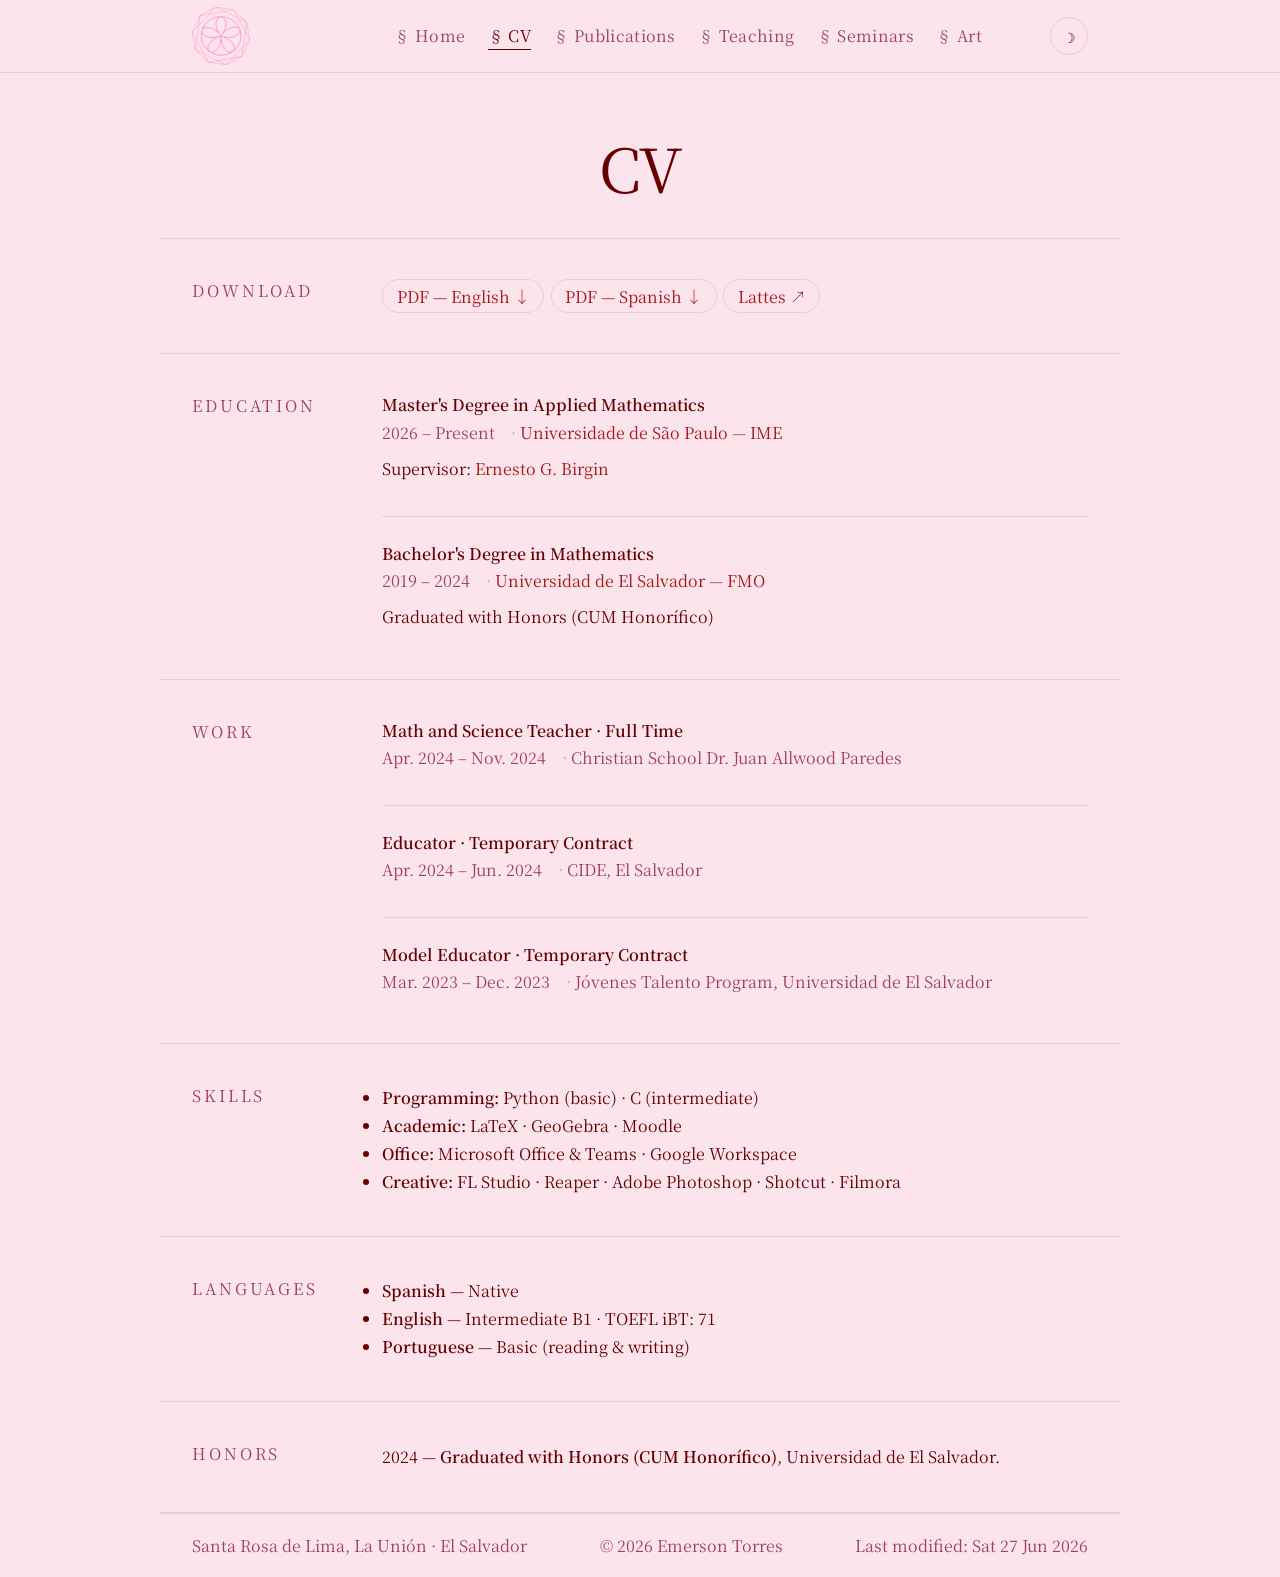
<file: cv.html>
<!DOCTYPE html>
<html lang="en">
<head>
  <meta charset="UTF-8">
  <meta name="viewport" content="width=device-width,initial-scale=1">
  <title>CV — Emerson Torres</title>
  <link rel="icon" type="image/png" href="icon.png">
  <link rel="preconnect" href="https://fonts.googleapis.com">
  <link rel="preconnect" href="https://fonts.gstatic.com" crossorigin>
  <link href="https://fonts.googleapis.com/css2?family=Noto+Serif+JP:wght@200;400;600&display=swap" rel="stylesheet">
  <link rel="stylesheet" href="style.css">
</head>
<body>

<nav class="site-nav">
  <div class="nav-inner">
    <a class="nav-brand" href="index.html">
      <img src="Logo.svg" alt="">
    </a>
    <ul class="nav-links">
      <li><a href="index.html">§ Home</a></li>
      <li><a href="cv.html" class="active">§ CV</a></li>
      <li><a href="publications.html">§ Publications</a></li>
      <li><a href="teaching.html">§ Teaching</a></li>
      <li><a href="seminars.html">§ Seminars</a></li>
      <li><a href="art.html">§ Art</a></li>
    </ul>
    <button id="burger" aria-label="Menú" aria-expanded="false">
  <span></span><span></span><span></span>
</button>
    <button id="tb" aria-label="Toggle theme"></button>
  </div>
</nav>

<div class="wrap">

  <div class="page-head">
    <h1>CV</h1>
  </div>

  <div class="row">
    <div class="row-label">Download</div>
    <div class="row-body">
      <div class="pills">
        <a href="CV_English(1).pdf" target="_blank" rel="noopener">PDF — English ↓</a>
        <a href="CV_Spanish.pdf" target="_blank" rel="noopener">PDF — Spanish ↓</a>
        <a href="https://buscatextual.cnpq.br/buscatextual/visualizacv.do?id=K1554427E0" target="_blank" rel="noopener">Lattes ↗</a>
      </div>
    </div>
  </div>

  <div class="row">
    <div class="row-label">Education</div>
    <div class="row-body tl">

      <div class="tl-item">
        <div class="tl-title">Master's Degree in Applied Mathematics</div>
        <div class="tl-meta">
          <span>2026 – Present</span>
          <span><a href="https://www5.usp.br/" target="_blank" rel="noopener">Universidade de São Paulo</a> — <a href="https://www.ime.usp.br/" target="_blank" rel="noopener">IME</a></span>
        </div>
        <div class="tl-body">
          <p>Supervisor: <a href="https://www.ime.usp.br/~egbirgin/" target="_blank" rel="noopener">Ernesto G. Birgin</a></p>
        </div>
      </div>

      <div class="tl-item">
        <div class="tl-title">Bachelor's Degree in Mathematics</div>
        <div class="tl-meta">
          <span>2019 – 2024</span>
          <span><a href="https://www.ues.edu.sv/" target="_blank" rel="noopener">Universidad de El Salvador</a> — <a href="https://oriente.ues.edu.sv/" target="_blank" rel="noopener">FMO</a></span>
        </div>
        <div class="tl-body">
          <p>Graduated with Honors (CUM Honorífico)</p>
        </div>
      </div>
    </div>
  </div>

  <div class="row">
    <div class="row-label">Work</div>
    <div class="row-body tl">

      <div class="tl-item">
        <div class="tl-title">Math and Science Teacher · Full Time</div>
        <div class="tl-meta">
          <span>Apr. 2024 – Nov. 2024</span>
          <span>Christian School Dr. Juan Allwood Paredes</span>
        </div>
      </div>

      <div class="tl-item">
        <div class="tl-title">Educator · Temporary Contract</div>
        <div class="tl-meta">
          <span>Apr. 2024 – Jun. 2024</span>
          <span>CIDE, El Salvador</span>
        </div>
      </div>

      <div class="tl-item">
        <div class="tl-title">Model Educator · Temporary Contract</div>
        <div class="tl-meta">
          <span>Mar. 2023 – Dec. 2023</span>
          <span>Jóvenes Talento Program, Universidad de El Salvador</span>
        </div>
      </div>

    </div>
  </div>

  <div class="row">
    <div class="row-label">Skills</div>
    <div class="row-body">
      <ul>
        <li><strong>Programming:</strong> Python (basic) · C (intermediate)</li>
        <li><strong>Academic:</strong> LaTeX · GeoGebra · Moodle</li>
        <li><strong>Office:</strong> Microsoft Office &amp; Teams · Google Workspace</li>
        <li><strong>Creative:</strong> FL Studio · Reaper · Adobe Photoshop · Shotcut · Filmora</li>
      </ul>
    </div>
  </div>

  <div class="row">
    <div class="row-label">Languages</div>
    <div class="row-body">
      <ul>
        <li><strong>Spanish</strong> — Native</li>
        <li><strong>English</strong> — Intermediate B1 · TOEFL iBT: 71</li>
        <li><strong>Portuguese</strong> — Basic (reading &amp; writing)</li>
      </ul>
    </div>
  </div>

  <div class="row">
    <div class="row-label">Honors</div>
    <div class="row-body">
      <p>2024 — <strong>Graduated with Honors (CUM Honorífico)</strong>, Universidad de El Salvador.</p>
    </div>
  </div>

</div>

<footer class="site-footer">
  <span>Santa Rosa de Lima, La Unión · El Salvador</span>
  <a href="emblema-emxtorres.svg" target="_blank" rel="noopener">© 2026 Emerson Torres</a>
  <span>Last modified: Sat 27 Jun 2026</span>
</footer>

<script>
  const h=document.documentElement,b=document.getElementById('tb');
  function t(d){d?h.setAttribute('data-dark',''):h.removeAttribute('data-dark');b.textContent=d?'☀':'☽';localStorage.setItem('dark',d)}
  const s=localStorage.getItem('dark');
  t(s!==null?s==='true':window.matchMedia('(prefers-color-scheme:dark)').matches);
  b.onclick=()=>t(!h.hasAttribute('data-dark'));
   const burger = document.getElementById('burger');
const navList = document.querySelector('.nav-links');
burger.addEventListener('click', () => {
  const open = burger.classList.toggle('open');
  navList.classList.toggle('open');
  burger.setAttribute('aria-expanded', open);
});
navList.querySelectorAll('a').forEach(a =>
  a.addEventListener('click', () => {
    burger.classList.remove('open');
    navList.classList.remove('open');
  })
);
</script>

</body>
</html>
</file>
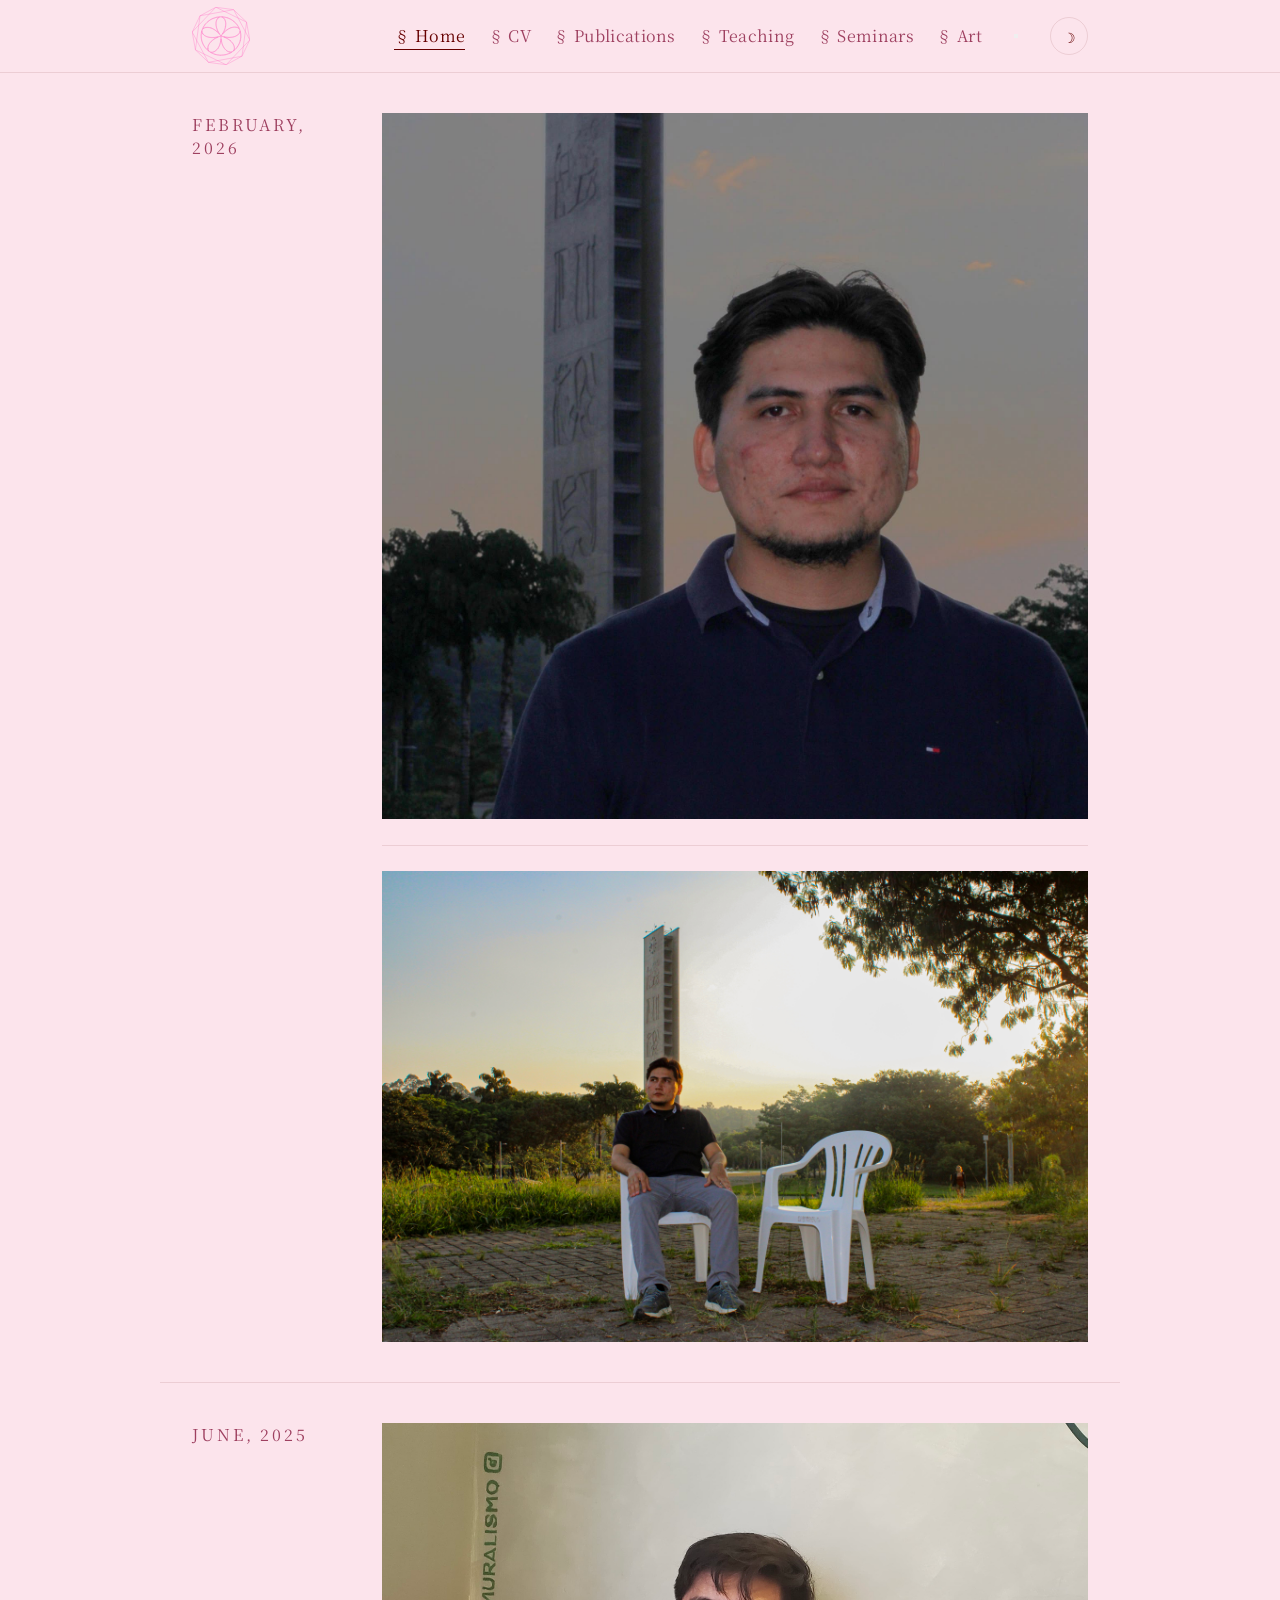
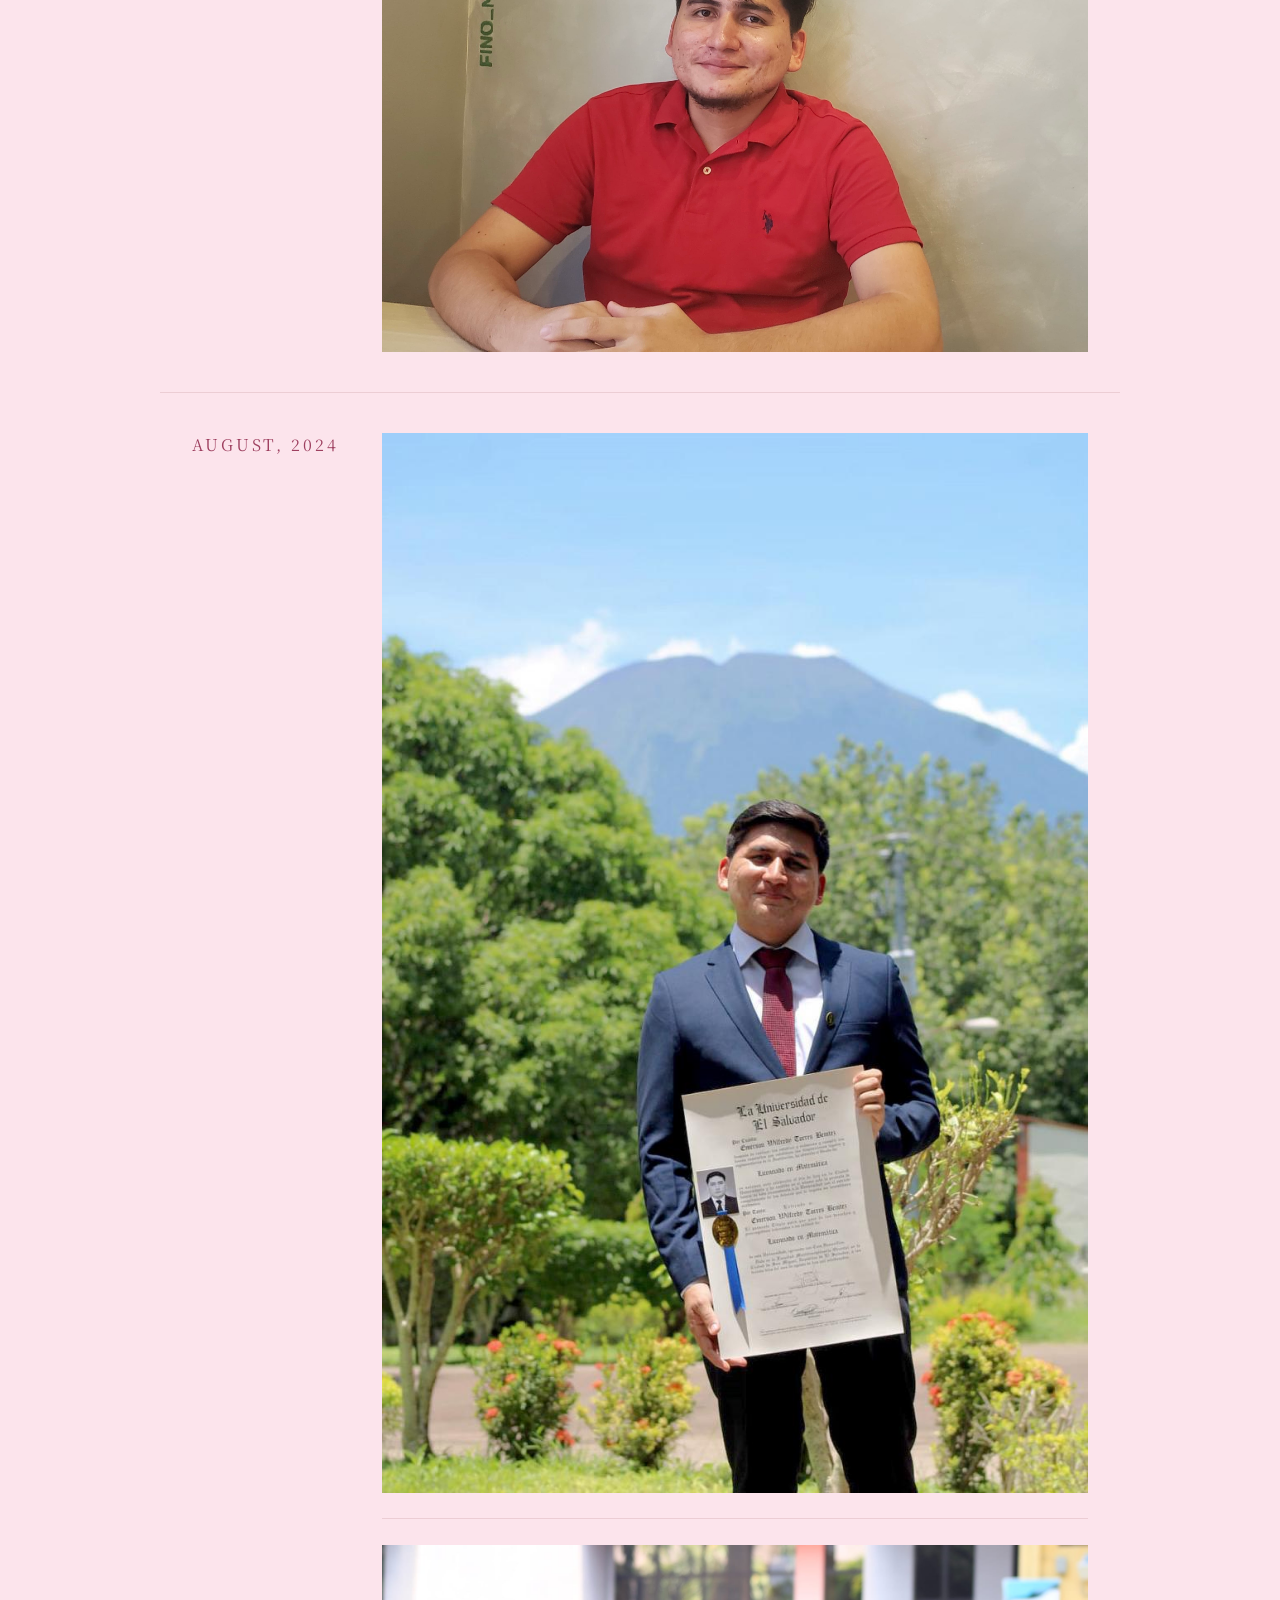
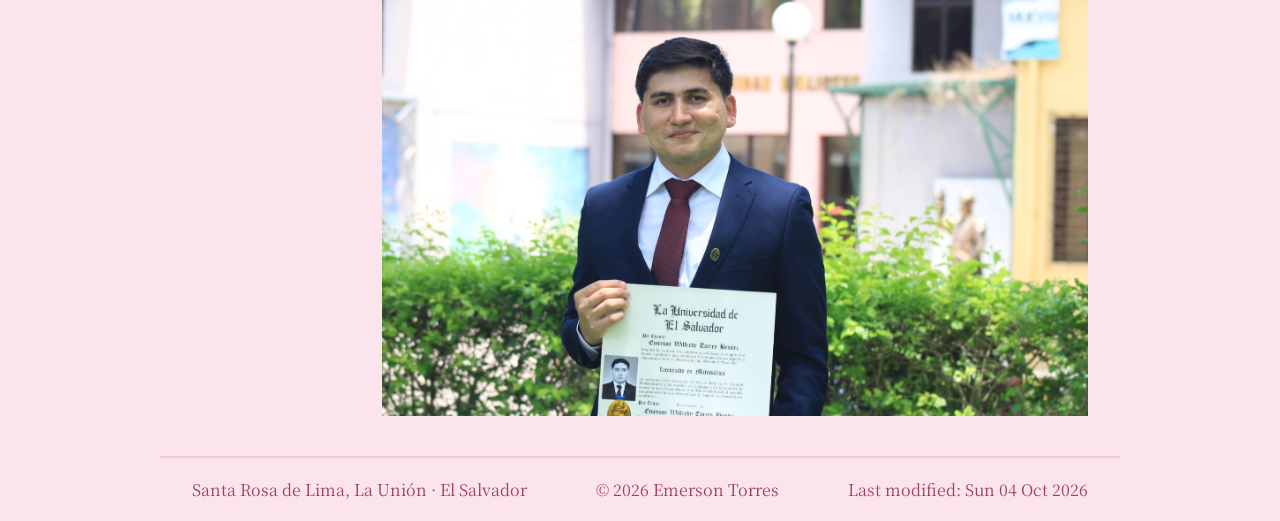
<file: gallery.html>
<!DOCTYPE html>
<html lang="es">
<head>
  <meta charset="UTF-8">
  <meta name="viewport" content="width=device-width,initial-scale=1">
  <title>Gallery</title>
  <link rel="icon" type="image/png" href="icon.png">
  <link rel="preconnect" href="https://fonts.googleapis.com">
  <link rel="preconnect" href="https://fonts.gstatic.com" crossorigin>
  <link href="https://fonts.googleapis.com/css2?family=Noto+Serif+JP:wght@200;400;600&display=swap" rel="stylesheet">
  <link rel="stylesheet" href="style.css">
<style>
.eyebrow{
  font-size:.78rem;
  font-weight:600;
  letter-spacing:.22em;
  text-transform:uppercase;
  color:var(--accent);
  margin:0 0 14px;
}
.lead{
  color:var(--muted);
  font-size:1.05rem;
  line-height:1.6;
  max-width:46ch;
  margin:0;
}
.panel{margin:40px 0 28px}
.input-row{display:flex;gap:10px}
input[type=text]{
  flex:1;
  min-width:0;
  padding:15px 18px;
  border:1px solid var(--line);
  border-radius:12px;
  background:#fff;
  color:var(--mu);
  font:inherit;
  font-size:.95rem;
}
input[type=text]::placeholder{color:#C7BCB0}
input[type=text]:focus{outline:2px solid var(--accent-soft);border-color:var(--accent)}
.btn{
  font:inherit;
  font-size:.92rem;
  font-weight:500;
  border-radius:12px;
  border:1px solid transparent;
  padding:15px 24px;
  cursor:pointer;
  white-space:nowrap;
  transition:background .15s ease,color .15s ease,border-color .15s ease;
}
.btn-primary{background:var(--mu);color:#fff}
.btn-primary:hover{background:var(--accent)}
.frame{
  border:1px solid var(--line);
  border-radius:20px;
  background:var(--canvas-bg);
  overflow:hidden;
}
svg{display:block;width:100%;height:auto}
.meta-row{
  display:flex;
  flex-wrap:wrap;
  align-items:flex-end;
  justify-content:space-between;
  gap:16px;
  margin-top:24px;
}
.meta{display:flex;gap:32px;flex-wrap:wrap}
.meta-item{font-size:.95rem;color:var(--mu)}
.meta-item b{
  display:block;
  font-size:.68rem;
  letter-spacing:.16em;
  text-transform:uppercase;
  color:var(--muted);
  font-weight:600;
  margin-bottom:4px;
}
.exports{display:flex;gap:8px}
.btn-ghost{
  background:#fff;
  border:1px solid var(--line);
  color:var(--mu);
  padding:10px 16px;
  font-size:.85rem;
}
.btn-ghost:hover{border-color:var(--accent);color:var(--accent)}
@media (max-width:560px){
  .input-row{flex-direction:column}
  .meta-row{flex-direction:column;align-items:flex-start}
}
</style>
</head>
<body>

<nav class="site-nav">
  <div class="nav-inner">
    <a class="nav-brand" href="index.html">
      <img src="Logo.svg" alt="">
    </a>
      <ul class="nav-links">
      <li><a href="index.html" class="active">§ Home</a></li>
      <li><a href="cv.html">§ CV</a></li>
      <li><a href="publications.html">§ Publications</a></li>
      <li><a href="teaching.html">§ Teaching</a></li>
      <li><a href="seminars.html">§ Seminars</a></li>
      <li><a href="art.html" >§ Art</a></li>
    </ul>
    <button id="burger" aria-label="Menú" aria-expanded="false">
  <span></span><span></span><span></span>
</button>
    <button id="tb" aria-label="Toggle theme"></button>
  </div>
</nav>

<div class="wrap">


<div class="wrap">

    <div class="row">
        <div class="row-label">February, 2026</div>
            <div class="row-body tl">

                <div class="tl-item">
                    <img src="cv.jpg">
                </div>

                <div class="tl-item">
                    <img src="LATINOS_REGINA LEMMI_EDIT_ (17).jpg">
                </div>
        </div>
        </div>
    </div>


  <div class="row">
        <div class="row-label">June, 2025</div>
            <div class="row-body tl">

                <div class="tl-item">
                    <img src="da8bb4e3-d05a-4c91-b9a4-b94b76a86660.jpeg">
                </div>
          </div>
        </div>






    <div class="row">
        <div class="row-label">August, 2024</div>
            <div class="row-body tl">

                <div class="tl-item">
                    <img src="emerson graduation volcan.jpg">
                </div>

                <div class="tl-item">
                    <img src="482ec755-0a81-4b9a-8728-c46b2fe5ad9e.jpg">
                </div>
        </div>
        </div>
    </div>

</div>

<footer class="site-footer">
  <span>Santa Rosa de Lima, La Unión · El Salvador</span>
  <a href="emblema-emxtorres.svg" target="_blank" rel="noopener">© 2026 Emerson Torres</a>
  <span>Last modified: Sun 04 Oct 2026</span>
</footer>

<script>
  const h=document.documentElement,b=document.getElementById('tb');
  function t(d){d?h.setAttribute('data-dark',''):h.removeAttribute('data-dark');b.textContent=d?'☀':'☽';localStorage.setItem('dark',d)}
  const s=localStorage.getItem('dark');
  t(s!==null?s==='true':window.matchMedia('(prefers-color-scheme:dark)').matches);
  b.onclick=()=>t(!h.hasAttribute('data-dark'));
   const burger = document.getElementById('burger');
const navList = document.querySelector('.nav-links');
burger.addEventListener('click', () => {
  const open = burger.classList.toggle('open');
  navList.classList.toggle('open');
  burger.setAttribute('aria-expanded', open);
});
navList.querySelectorAll('a').forEach(a =>
  a.addEventListener('click', () => {
    burger.classList.remove('open');
    navList.classList.remove('open');
  })
);
</script>
</body>
</html>
</file>
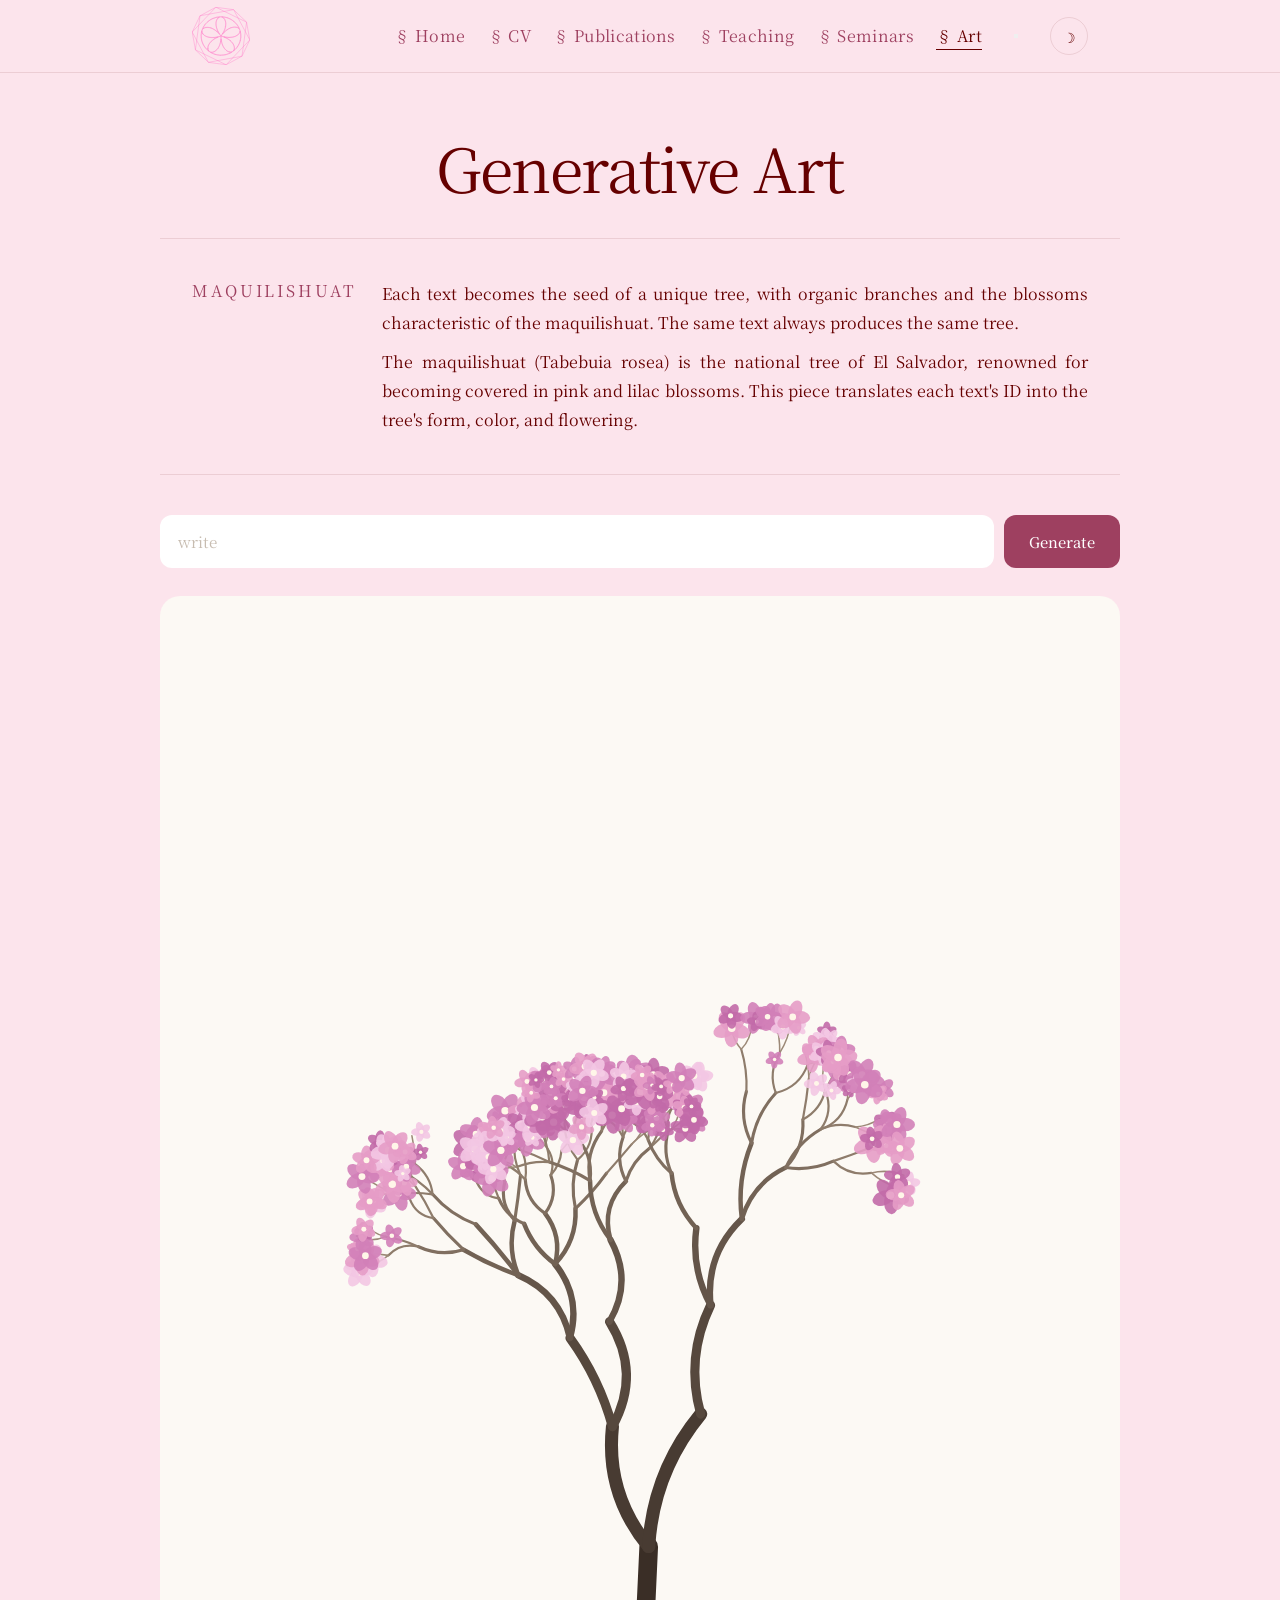
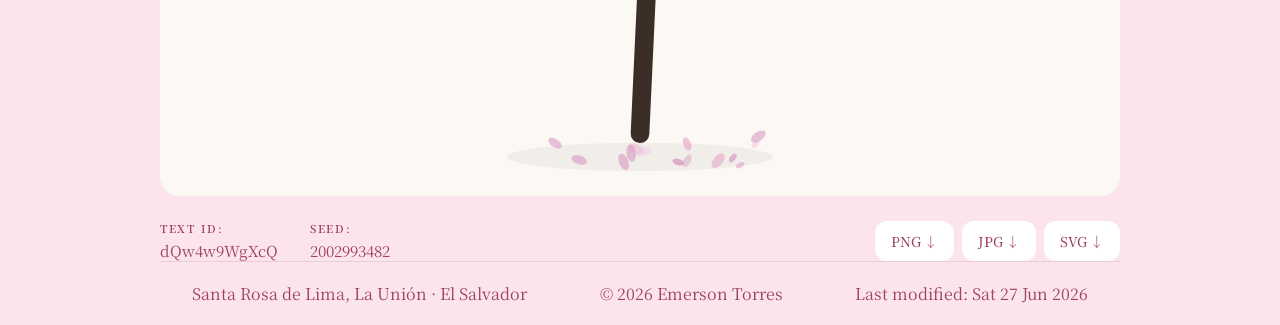
<file: maquilishuat.html>
<!DOCTYPE html>
<html lang="es">
<head>
  <meta charset="UTF-8">
  <meta name="viewport" content="width=device-width,initial-scale=1">
  <title>Art - Maquilishuat</title>
  <link rel="icon" type="image/png" href="icon.png">
  <link rel="preconnect" href="https://fonts.googleapis.com">
  <link rel="preconnect" href="https://fonts.gstatic.com" crossorigin>
  <link href="https://fonts.googleapis.com/css2?family=Noto+Serif+JP:wght@200;400;600&display=swap" rel="stylesheet">
  <link rel="stylesheet" href="style.css">
<style>
.eyebrow{
  font-size:.78rem;
  font-weight:600;
  letter-spacing:.22em;
  text-transform:uppercase;
  color:var(--accent);
  margin:0 0 14px;
}
.lead{
  color:var(--muted);
  font-size:1.05rem;
  line-height:1.6;
  max-width:46ch;
  margin:0;
}
.panel{margin:40px 0 28px}
.input-row{display:flex;gap:10px}
input[type=text]{
  flex:1;
  min-width:0;
  padding:15px 18px;
  border:1px solid var(--line);
  border-radius:12px;
  background:#fff;
  color:var(--mu);
  font:inherit;
  font-size:.95rem;
}
input[type=text]::placeholder{color:#C7BCB0}
input[type=text]:focus{outline:2px solid var(--accent-soft);border-color:var(--accent)}
.btn{
  font:inherit;
  font-size:.92rem;
  font-weight:500;
  border-radius:12px;
  border:1px solid transparent;
  padding:15px 24px;
  cursor:pointer;
  white-space:nowrap;
  transition:background .15s ease,color .15s ease,border-color .15s ease;
}
.btn-primary{background:var(--mu);color:#fff}
.btn-primary:hover{background:var(--accent)}
.frame{
  border:1px solid var(--line);
  border-radius:20px;
  background:var(--canvas-bg);
  overflow:hidden;
}
svg{display:block;width:100%;height:auto}
.meta-row{
  display:flex;
  flex-wrap:wrap;
  align-items:flex-end;
  justify-content:space-between;
  gap:16px;
  margin-top:24px;
}
.meta{display:flex;gap:32px;flex-wrap:wrap}
.meta-item{font-size:.95rem;color:var(--mu)}
.meta-item b{
  display:block;
  font-size:.68rem;
  letter-spacing:.16em;
  text-transform:uppercase;
  color:var(--muted);
  font-weight:600;
  margin-bottom:4px;
}
.exports{display:flex;gap:8px}
.btn-ghost{
  background:#fff;
  border:1px solid var(--line);
  color:var(--mu);
  padding:10px 16px;
  font-size:.85rem;
}
.btn-ghost:hover{border-color:var(--accent);color:var(--accent)}
@media (max-width:560px){
  .input-row{flex-direction:column}
  .meta-row{flex-direction:column;align-items:flex-start}
}
</style>
</head>
<body>

<nav class="site-nav">
  <div class="nav-inner">
    <a class="nav-brand" href="index.html">
      <img src="Logo.svg" alt="">
    </a>
      <ul class="nav-links">
      <li><a href="index.html">§ Home</a></li>
      <li><a href="cv.html">§ CV</a></li>
      <li><a href="publications.html">§ Publications</a></li>
      <li><a href="teaching.html">§ Teaching</a></li>
      <li><a href="seminars.html">§ Seminars</a></li>
      <li><a href="art.html" class="active">§ Art</a></li>
    </ul>
    <button id="burger" aria-label="Menú" aria-expanded="false">
  <span></span><span></span><span></span>
</button>
    <button id="tb" aria-label="Toggle theme"></button>
  </div>
</nav>

<div class="wrap">

  <div class="page-head">
    <h1>Generative Art</h1>
  </div>


<div class="row">
    <div class="row-label">Maquilishuat</div>
    <div class="row-body">
        <p>
          Each text becomes the seed of a unique tree, with organic branches and the blossoms characteristic of the maquilishuat. The same text always produces the same tree. </p>
          <p>
          The maquilishuat (Tabebuia rosea) is the national tree of El Salvador, renowned for becoming covered in pink and lilac blossoms. This piece translates each text's ID into the tree's form, color, and flowering.  </footer>

        </p>
    </div>
  </div>

  <div class="panel">
    <div class="input-row">
      <input type="text" id="url" placeholder="write" autocomplete="off" spellcheck="false" onkeydown="if(event.key==='Enter')generate()">
      <button class="btn btn-primary" onclick="generate()">Generate</button>
    </div>
  </div>

  <div class="frame">
    <svg id="tree" viewBox="0 0 1080 1350" width="1080" height="1350" xmlns="http://www.w3.org/2000/svg"></svg>
  </div>

  <div class="meta-row">
    <div class="meta">
      <div class="meta-item"><b>Text ID: </b><span id="meta-id">—</span></div>
      <div class="meta-item"><b>Seed: </b><span id="meta-seed">—</span></div>
    </div>
    <div class="exports">
      <button class="btn btn-ghost" onclick="exportPNG()">PNG ↓</button>
      <button class="btn btn-ghost" onclick="exportJPG()">JPG ↓</button>
      <button class="btn btn-ghost" onclick="exportSVGFile()">SVG ↓</button>
    </div>
  </div>
</div>



<footer class="site-footer">
  <span>Santa Rosa de Lima, La Unión · El Salvador</span>
  <a href="emblema-emxtorres.svg" target="_blank" rel="noopener">© 2026 Emerson Torres</a>
  <span>Last modified: Sat 27 Jun 2026</span>
</footer>

<script>
/* ---------- utilidades deterministas ---------- */
function getId(url){
  url=(url||'').trim();
  let m=url.match(/(?:v=|\/embed\/|\/shorts\/|youtu\.be\/)([A-Za-z0-9_-]{6,})/);
  if(m) return m[1];
  return url || 'dQw4w9WgXcQ';
}
function hash(s){
  let h=0;
  for(let i=0;i<s.length;i++){
    h=((h<<5)-h)+s.charCodeAt(i);
    h|=0;
  }
  return Math.abs(h);
}
function rng(seed){
  return function(){
    seed=(seed*1664525+1013904223)%4294967296;
    return seed/4294967296;
  };
}
function lerpColor(a,b,t){
  return [
    Math.round(a[0]+(b[0]-a[0])*t),
    Math.round(a[1]+(b[1]-a[1])*t),
    Math.round(a[2]+(b[2]-a[2])*t)
  ];
}
function rgb(c){return 'rgb('+c[0]+','+c[1]+','+c[2]+')'}

/* ---------- paletas de floración ---------- */
const PALETTES=[
  ['#E59CC6','#D17FB8','#F3C7E3','#C26AA8'],
  ['#E7B6DA','#CE93C7','#F6DCF0','#B873AE'],
  ['#F0A8C9','#E186BE','#FBE0EE','#FFFFFF'],
  ['#D98FBF','#C46FAE','#F4D2E6','#FFF4F8']
];
const TRUNK_BASE=[58,46,38];
const TRUNK_TIP=[156,137,119];
const CANVAS_BG='#FCF9F4';

let currentId='', currentSeed=0;

/* ---------- formas SVG ---------- */
function petalSVG(cx,cy,size,rot,color,opacity){
  return '<ellipse cx="'+cx.toFixed(1)+'" cy="'+cy.toFixed(1)+'" rx="'+size.toFixed(1)+
    '" ry="'+(size*0.55).toFixed(1)+'" fill="'+color+'" opacity="'+opacity.toFixed(2)+
    '" transform="rotate('+(rot*180/Math.PI).toFixed(1)+' '+cx.toFixed(1)+' '+cy.toFixed(1)+')"/>';
}
function flowerSVG(cx,cy,size,rot,color){
  let s='<g>';
  for(let i=0;i<5;i++){
    const a=rot+i*(Math.PI*2/5);
    const px=cx+Math.cos(a)*size*0.42;
    const py=cy+Math.sin(a)*size*0.42;
    s+='<ellipse cx="'+px.toFixed(1)+'" cy="'+py.toFixed(1)+'" rx="'+(size*0.38).toFixed(1)+
      '" ry="'+(size*0.6).toFixed(1)+'" fill="'+color+'" opacity="0.9" transform="rotate('+
      (a*180/Math.PI+90).toFixed(1)+' '+px.toFixed(1)+' '+py.toFixed(1)+')"/>';
  }
  s+='<circle cx="'+cx.toFixed(1)+'" cy="'+cy.toFixed(1)+'" r="'+(size*0.2).toFixed(1)+'" fill="#FFF6E8"/>';
  s+='</g>';
  return s;
}

/* ---------- generación del árbol ---------- */
function generate(){
  const input=document.getElementById('url').value;
  currentId=getId(input);
  currentSeed=hash(currentId);
  const rand=rng(currentSeed);

  const W=1080,H=1350;
  const palette=PALETTES[Math.floor(rand()*PALETTES.length)];
  const windBias=(rand()-0.5)*0.6;
  const spreadFactor=0.55+rand()*0.5;
  const bloomDensity=0.6+rand()*0.6;
  const maxDepth=6+Math.floor(rand()*2);

  const branches=[];
  const flowers=[];

  function addFlowerCluster(x,y,count,sizeMin,sizeMax){
    for(let i=0;i<count;i++){
      flowers.push({
        x:x+(rand()-0.5)*22,
        y:y+(rand()-0.5)*22,
        size:sizeMin+rand()*(sizeMax-sizeMin),
        rot:rand()*Math.PI*2,
        color:palette[Math.floor(rand()*palette.length)]
      });
    }
  }

  function branch(x,y,len,angle,width,depth){
    const ex=x+Math.cos(angle)*len;
    const ey=y+Math.sin(angle)*len;
    const perp=angle+Math.PI/2;
    const bow=(rand()-0.5)*len*0.6;
    const cx=(x+ex)/2+Math.cos(perp)*bow;
    const cy=(y+ey)/2+Math.sin(perp)*bow;

    branches.push({x,y,cx,cy,ex,ey,width,t:depth/maxDepth});

    if(depth<=0){
      addFlowerCluster(ex,ey,1+Math.floor(rand()*2+bloomDensity),9,22);
      return;
    }
    if(depth===1 && rand()<0.45*bloomDensity){
      addFlowerCluster(ex,ey,1,8,16);
    }

    const r=rand();
    const n=r<0.18?1:(r<0.88?2:3);
    for(let i=0;i<n;i++){
      const dir=n===1?(rand()-0.5):(i-(n-1)/2);
      const a=angle+dir*spreadFactor*(0.5+rand()*0.6)+windBias*0.25+(rand()-0.5)*0.12;
      const l=len*(0.66+rand()*0.18);
      branch(ex,ey,l,a,width*0.7,depth-1);
    }
  }

  const baseX=W/2, baseY=H-70;
  branch(baseX,baseY,170+rand()*50,-Math.PI/2+windBias*0.4,21,maxDepth);

  /* ---- ensamblar SVG ---- */
  let g='';
  g+='<rect width="'+W+'" height="'+H+'" fill="'+CANVAS_BG+'"/>';
  g+='<ellipse cx="'+baseX+'" cy="'+(H-44)+'" rx="150" ry="16" fill="#000000" opacity="0.045"/>';

  for(let i=0;i<14;i++){
    const fx=baseX+(rand()-0.5)*280;
    const fy=H-50+(rand()-0.5)*36;
    const s=4+rand()*6;
    const c=palette[Math.floor(rand()*palette.length)];
    g+=petalSVG(fx,fy,s,rand()*Math.PI*2,c,0.35+rand()*0.25);
  }

  for(const b of branches){
    const col=lerpColor(TRUNK_BASE,TRUNK_TIP,1-b.t);
    g+='<path d="M'+b.x.toFixed(1)+' '+b.y.toFixed(1)+' Q'+b.cx.toFixed(1)+' '+b.cy.toFixed(1)+
      ' '+b.ex.toFixed(1)+' '+b.ey.toFixed(1)+'" stroke="'+rgb(col)+'" stroke-width="'+
      Math.max(b.width,1.2).toFixed(2)+'" fill="none" stroke-linecap="round"/>';
  }

  for(const f of flowers){
    g+=flowerSVG(f.x,f.y,f.size,f.rot,f.color);
  }

  document.getElementById('tree').innerHTML=g;
  document.getElementById('meta-id').textContent=currentId;
  document.getElementById('meta-seed').textContent=currentSeed;
}

/* ---------- exportación ---------- */
function svgString(){
  return new XMLSerializer().serializeToString(document.getElementById('tree'));
}
function downloadBlob(blob,name){
  const url=URL.createObjectURL(blob);
  const a=document.createElement('a');
  a.href=url;
  a.download=name;
  document.body.appendChild(a);
  a.click();
  a.remove();
  setTimeout(()=>URL.revokeObjectURL(url),200);
}
function exportSVGFile(){
  const blob=new Blob([svgString()],{type:'image/svg+xml;charset=utf-8'});
  downloadBlob(blob,'maquilishuat-'+currentId+'.svg');
}
function rasterize(scale,cb){
  const svg=document.getElementById('tree');
  const W=(svg.viewBox && svg.viewBox.baseVal.width)||1080;
  const H=(svg.viewBox && svg.viewBox.baseVal.height)||1350;
  const blob=new Blob([svgString()],{type:'image/svg+xml;charset=utf-8'});
  const url=URL.createObjectURL(blob);
  const img=new Image();
  img.onload=function(){
    const canvas=document.createElement('canvas');
    canvas.width=W*scale;
    canvas.height=H*scale;
    const ctx=canvas.getContext('2d');
    ctx.fillStyle=CANVAS_BG;
    ctx.fillRect(0,0,canvas.width,canvas.height);
    ctx.drawImage(img,0,0,canvas.width,canvas.height);
    URL.revokeObjectURL(url);
    cb(canvas);
  };
  img.onerror=function(){
    URL.revokeObjectURL(url);
    alert('No se pudo generar la imagen. Intenta de nuevo.');
  };
  img.src=url;
}
function exportPNG(){
  rasterize(2,canvas=>canvas.toBlob(blob=>downloadBlob(blob,'maquilishuat-'+currentId+'.png'),'image/png'));
}
function exportJPG(){
  rasterize(2,canvas=>canvas.toBlob(blob=>downloadBlob(blob,'maquilishuat-'+currentId+'.jpg'),'image/jpeg',0.92));
}

generate();





  const h=document.documentElement,b=document.getElementById('tb');
  function t(d){d?h.setAttribute('data-dark',''):h.removeAttribute('data-dark');b.textContent=d?'☀':'☽';localStorage.setItem('dark',d)}
  const s=localStorage.getItem('dark');
  t(s!==null?s==='true':window.matchMedia('(prefers-color-scheme:dark)').matches);
  b.onclick=()=>t(!h.hasAttribute('data-dark'));
   const burger = document.getElementById('burger');
const navList = document.querySelector('.nav-links');
burger.addEventListener('click', () => {
  const open = burger.classList.toggle('open');
  navList.classList.toggle('open');
  burger.setAttribute('aria-expanded', open);
});
navList.querySelectorAll('a').forEach(a =>
  a.addEventListener('click', () => {
    burger.classList.remove('open');
    navList.classList.remove('open');
  })
);
</script>
</body>
</html>
</file>
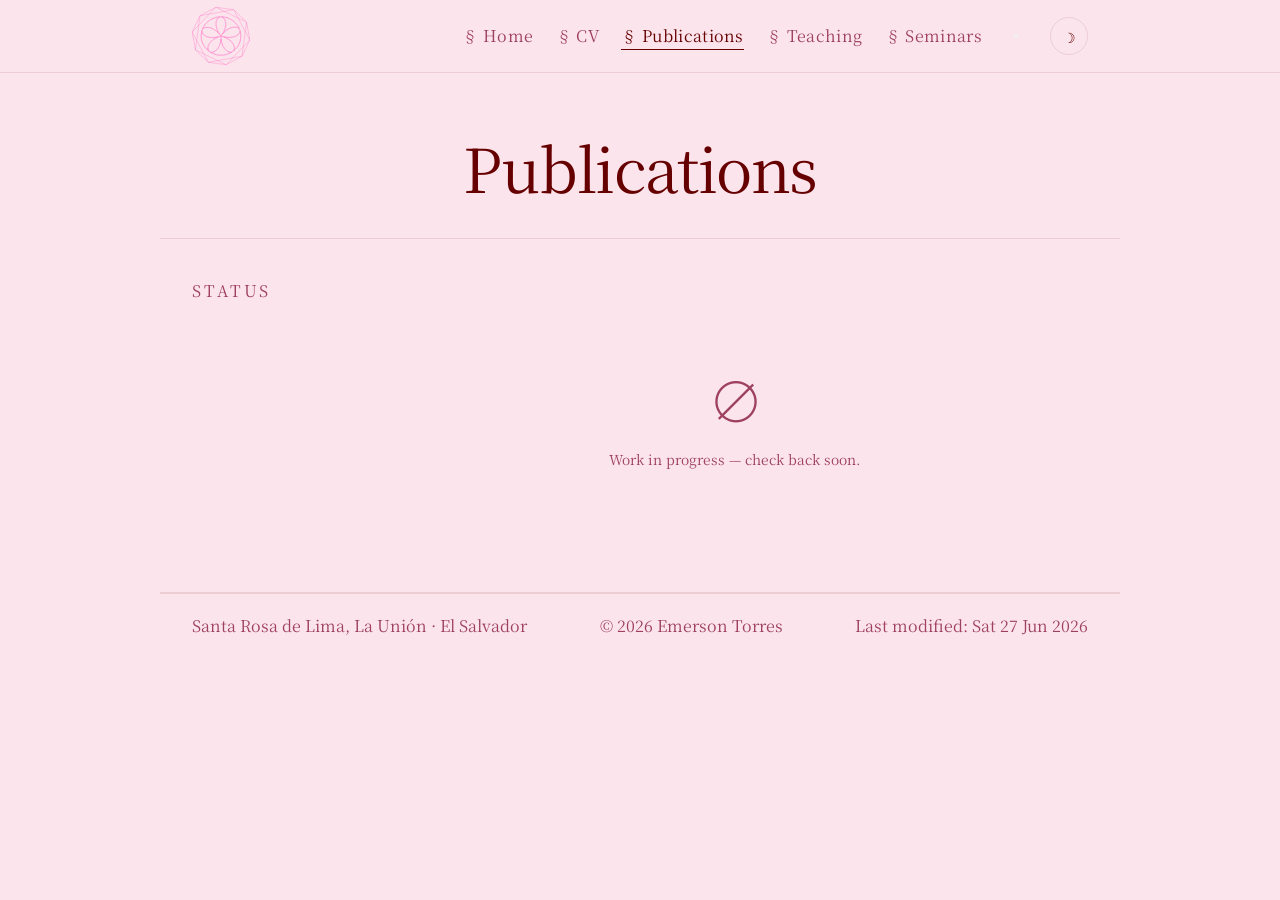
<file: publications.html>
<!DOCTYPE html>
<html lang="en">
<head>
  <meta charset="UTF-8">
  <meta name="viewport" content="width=device-width,initial-scale=1">
  <title>Publications — Emerson Torres</title>
  <link rel="icon" type="image/png" href="icon.png">
  <link rel="preconnect" href="https://fonts.googleapis.com">
  <link rel="preconnect" href="https://fonts.gstatic.com" crossorigin>
  <link href="https://fonts.googleapis.com/css2?family=Noto+Serif+JP:wght@200;400;600&display=swap" rel="stylesheet">
  <link rel="stylesheet" href="style.css">
</head>
<body>

<nav class="site-nav">
  <div class="nav-inner">
    <a class="nav-brand" href="index.html">
      <img src="Logo.svg" alt="">
    </a>
    <ul class="nav-links">
      <li><a href="index.html">§ Home</a></li>
      <li><a href="cv.html">§ CV</a></li>
      <li><a href="publications.html" class="active">§ Publications</a></li>
      <li><a href="teaching.html">§ Teaching</a></li>
      <li><a href="seminars.html">§ Seminars</a></li>
    </ul>
    <button id="burger" aria-label="Menú" aria-expanded="false">
  <span></span><span></span><span></span>
</button>
    <button id="tb" aria-label="Toggle theme"></button>
  </div>
</nav>

<div class="wrap">

  <div class="page-head">
    <h1>Publications</h1>
  </div>

  <div class="row">
    <div class="row-label">Status</div>
    <div class="row-body">
      <div class="empty">
        <div class="empty-n">∅</div>
        <p>Work in progress — check back soon.</p>
      </div>
    </div>
  </div>

</div>

<footer class="site-footer">
  <span>Santa Rosa de Lima, La Unión · El Salvador</span>
  <a href="emblema-emxtorres.svg" target="_blank" rel="noopener">© 2026 Emerson Torres</a>
  <span>Last modified: Sat 27 Jun 2026</span>
</footer>

<script>
  const h=document.documentElement,b=document.getElementById('tb');
  function t(d){d?h.setAttribute('data-dark',''):h.removeAttribute('data-dark');b.textContent=d?'☀':'☽';localStorage.setItem('dark',d)}
  const s=localStorage.getItem('dark');
  t(s!==null?s==='true':window.matchMedia('(prefers-color-scheme:dark)').matches);
  b.onclick=()=>t(!h.hasAttribute('data-dark'));
   const burger = document.getElementById('burger');
const navList = document.querySelector('.nav-links');
burger.addEventListener('click', () => {
  const open = burger.classList.toggle('open');
  navList.classList.toggle('open');
  burger.setAttribute('aria-expanded', open);
});
navList.querySelectorAll('a').forEach(a =>
  a.addEventListener('click', () => {
    burger.classList.remove('open');
    navList.classList.remove('open');
  })
);
</script>

</body>
</html>
</file>
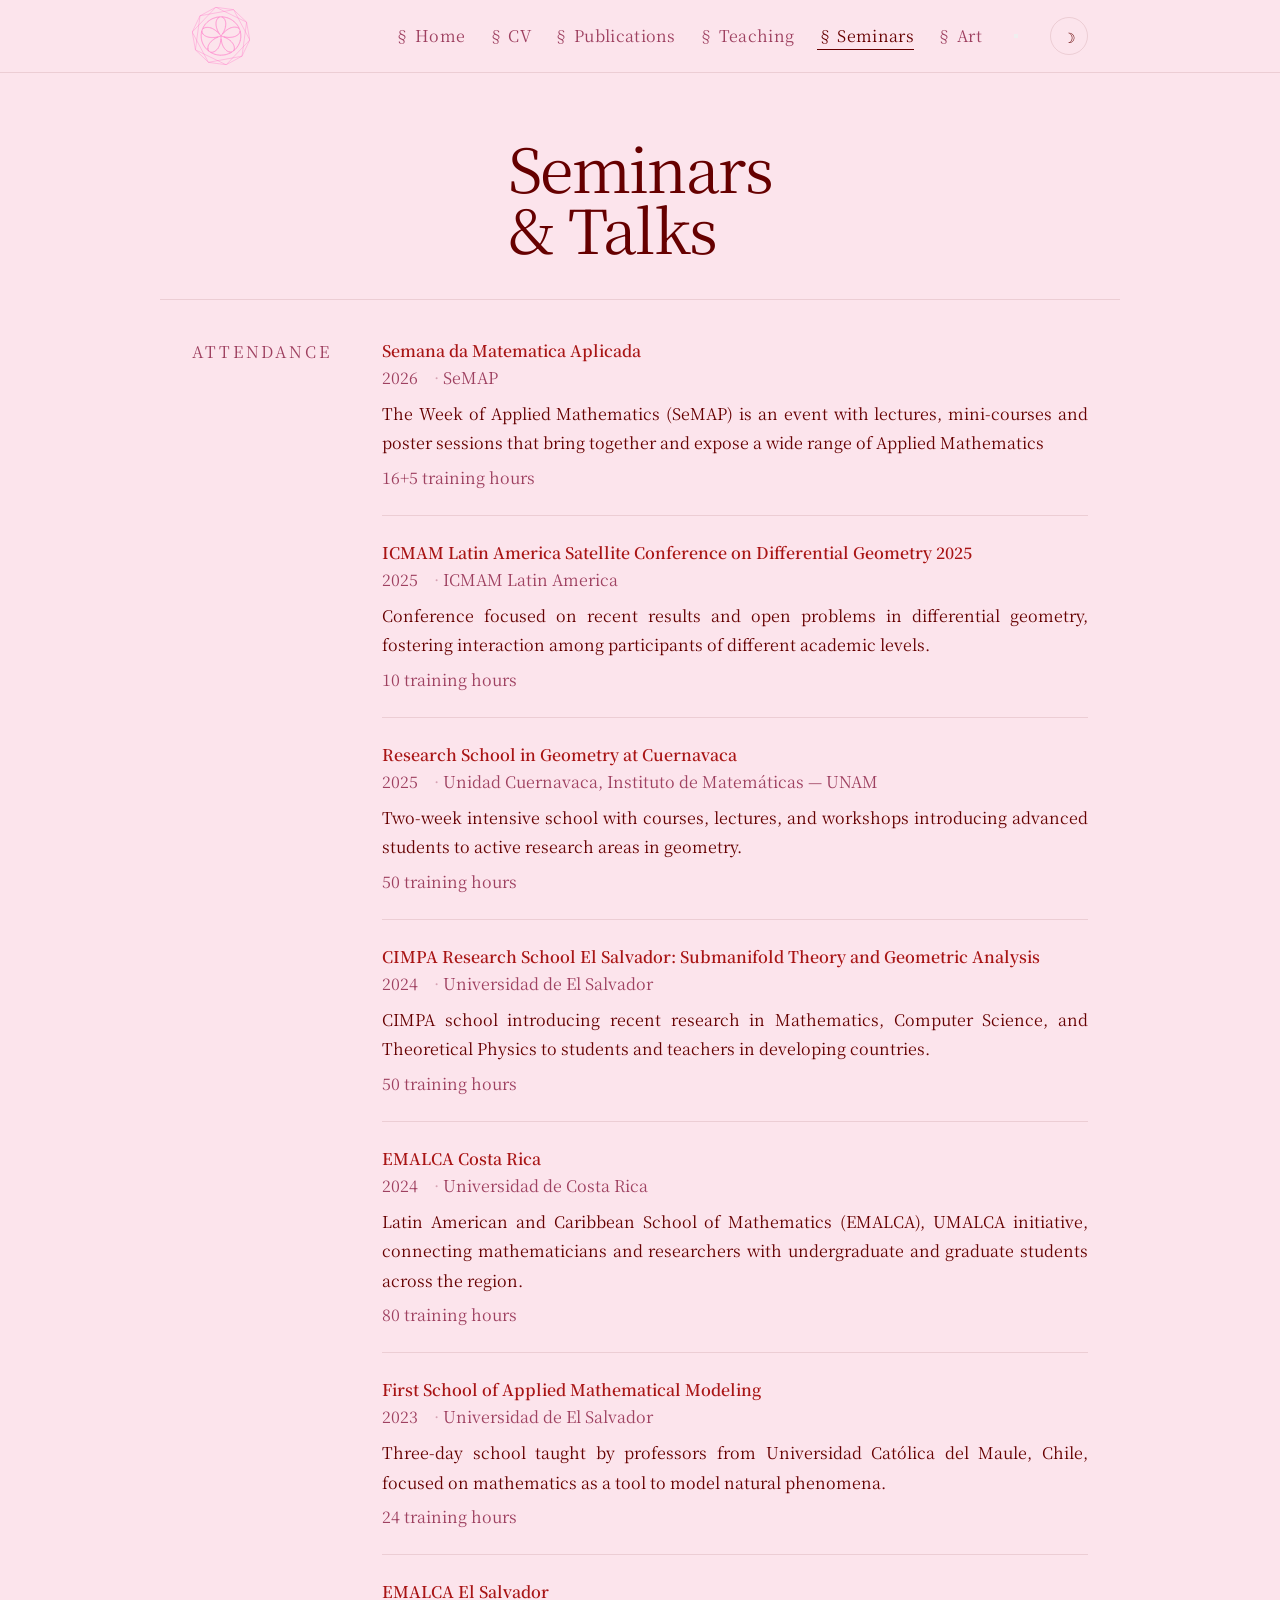
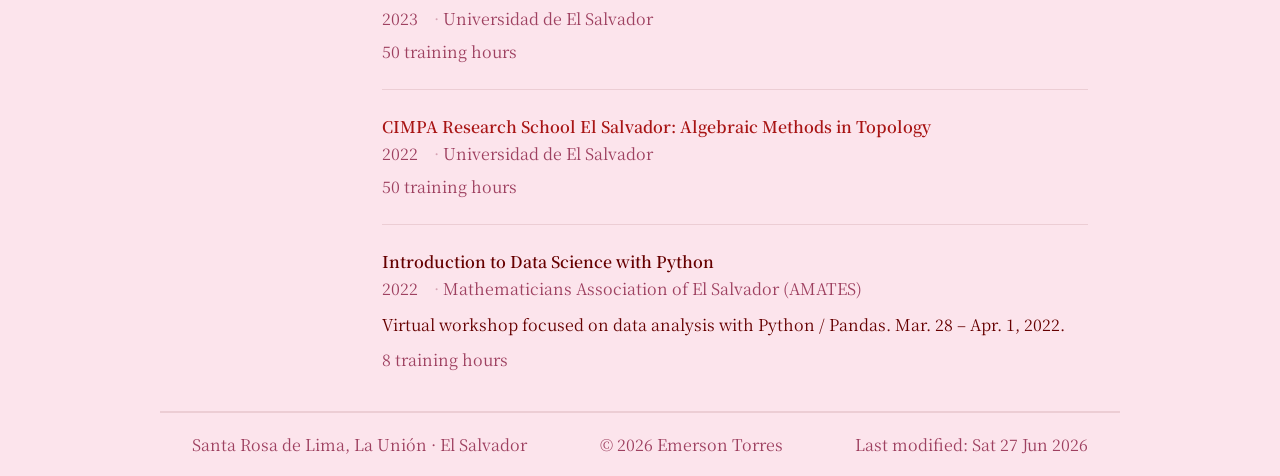
<file: seminars.html>
<!DOCTYPE html>
<html lang="en">
<head>
  <meta charset="UTF-8">
  <meta name="viewport" content="width=device-width,initial-scale=1">
  <title>Seminars — Emerson Torres</title>
  <link rel="icon" type="image/png" href="icon.png">
  <link rel="preconnect" href="https://fonts.googleapis.com">
  <link rel="preconnect" href="https://fonts.gstatic.com" crossorigin>
  <link href="https://fonts.googleapis.com/css2?family=Noto+Serif+JP:wght@200;400;600&display=swap" rel="stylesheet">
  <link rel="stylesheet" href="style.css">
</head>
<body>

<nav class="site-nav">
  <div class="nav-inner">
    <a class="nav-brand" href="index.html">
      <img src="Logo.svg" alt="">
    </a>
    <ul class="nav-links">
      <li><a href="index.html">§ Home</a></li>
      <li><a href="cv.html">§ CV</a></li>
      <li><a href="publications.html">§ Publications</a></li>
      <li><a href="teaching.html">§ Teaching</a></li>
      <li><a href="seminars.html" class="active">§ Seminars</a></li>
      <li><a href="art.html">§ Art</a></li>
    </ul>
    <button id="burger" aria-label="Menú" aria-expanded="false">
  <span></span><span></span><span></span>
</button>
    <button id="tb" aria-label="Toggle theme"></button>
  </div>
</nav>

<div class="wrap">

  <div class="page-head">
    <h1>Seminars<br>&amp; Talks</h1>
  </div>

  <div class="row">
    <div class="row-label">Attendance</div>
    <div class="row-body tl">

          <div class="tl-item">
        <div class="tl-title">
          <a href="https://semap.ime.usp.br/" target="_blank" rel="noopener">
            Semana da Matematica Aplicada
          </a>
        </div>
        <div class="tl-meta">
          <span>2026</span>
          <span>SeMAP</span>
        </div>
        <div class="tl-body">
          <p>
            The Week of Applied Mathematics (SeMAP) is an event with lectures, mini-courses and poster sessions that bring together and expose a wide range of Applied Mathematics
          </p>
        </div>
        <div class="tl-note">16+5 training hours</div>
      </div>

    




      <div class="tl-item">
        <div class="tl-title">
          <a href="https://sites.google.com/view/icmam-differential-geometry/home" target="_blank" rel="noopener">
            ICMAM Latin America Satellite Conference on Differential Geometry 2025
          </a>
        </div>
        <div class="tl-meta">
          <span>2025</span>
          <span>ICMAM Latin America</span>
        </div>
        <div class="tl-body">
          <p>
            Conference focused on recent results and open problems in differential geometry,
            fostering interaction among participants of different academic levels.
          </p>
        </div>
        <div class="tl-note">10 training hours</div>
      </div>

      <div class="tl-item">
        <div class="tl-title">
          <a href="https://www.matcuer.unam.mx/ResearchSchool/2025/index.html" target="_blank" rel="noopener">
            Research School in Geometry at Cuernavaca
          </a>
        </div>
        <div class="tl-meta">
          <span>2025</span>
          <span>Unidad Cuernavaca, Instituto de Matemáticas — UNAM</span>
        </div>
        <div class="tl-body">
          <p>
            Two-week intensive school with courses, lectures, and workshops introducing advanced students
            to active research areas in geometry.
          </p>
        </div>
        <div class="tl-note">50 training hours</div>
      </div>

      <div class="tl-item">
        <div class="tl-title">
          <a href="https://naturales.ues.edu.sv/ecimpasv2024/" target="_blank" rel="noopener">
            CIMPA Research School El Salvador: Submanifold Theory and Geometric Analysis
          </a>
        </div>
        <div class="tl-meta">
          <span>2024</span>
          <span>Universidad de El Salvador</span>
        </div>
        <div class="tl-body">
          <p>
            CIMPA school introducing recent research in Mathematics, Computer Science, and Theoretical Physics
            to students and teachers in developing countries.
          </p>
        </div>
        <div class="tl-note">50 training hours</div>
      </div>

      <div class="tl-item">
        <div class="tl-title">
          <a href="https://www.cimpa.info/en/node/7797" target="_blank" rel="noopener">
            EMALCA Costa Rica
          </a>
        </div>
        <div class="tl-meta">
          <span>2024</span>
          <span>Universidad de Costa Rica</span>
        </div>
        <div class="tl-body">
          <p>
            Latin American and Caribbean School of Mathematics (EMALCA), UMALCA initiative, connecting
            mathematicians and researchers with undergraduate and graduate students across the region.
          </p>
        </div>
        <div class="tl-note">80 training hours</div>
      </div>

      <div class="tl-item">
        <div class="tl-title">
          <a href="https://sites.google.com/ues.edu.sv/primeraescuelademodelamiento/inicio" target="_blank" rel="noopener">
            First School of Applied Mathematical Modeling
          </a>
        </div>
        <div class="tl-meta">
          <span>2023</span>
          <span>Universidad de El Salvador</span>
        </div>
        <div class="tl-body">
          <p>
            Three-day school taught by professors from Universidad Católica del Maule, Chile,
            focused on mathematics as a tool to model natural phenomena.
          </p>
        </div>
        <div class="tl-note">24 training hours</div>
      </div>

      <div class="tl-item">
        <div class="tl-title">
          <a href="https://emalcaelsalvador2023com.wordpress.com/" target="_blank" rel="noopener">
            EMALCA El Salvador
          </a>
        </div>
        <div class="tl-meta">
          <span>2023</span>
          <span>Universidad de El Salvador</span>
        </div>
        <div class="tl-note">50 training hours</div>
      </div>

      <div class="tl-item">
        <div class="tl-title">
          <a href="https://ecimpasv2020.org/" target="_blank" rel="noopener">
            CIMPA Research School El Salvador: Algebraic Methods in Topology
          </a>
        </div>
        <div class="tl-meta">
          <span>2022</span>
          <span>Universidad de El Salvador</span>
        </div>
        <div class="tl-note">50 training hours</div>
      </div>

      <div class="tl-item">
        <div class="tl-title">Introduction to Data Science with Python</div>
        <div class="tl-meta">
          <span>2022</span>
          <span>Mathematicians Association of El Salvador (AMATES)</span>
        </div>
        <div class="tl-body">
          <p>Virtual workshop focused on data analysis with Python / Pandas. Mar. 28 – Apr. 1, 2022.</p>
        </div>
        <div class="tl-note">8 training hours</div>
      </div>

    </div>
  </div>

</div>

<footer class="site-footer">
  <span>Santa Rosa de Lima, La Unión · El Salvador</span>
  <a href="emblema-emxtorres.svg" target="_blank" rel="noopener">© 2026 Emerson Torres</a>
  <span>Last modified: Sat 27 Jun 2026</span>
</footer>

<script>
  const h=document.documentElement,b=document.getElementById('tb');
  function t(d){d?h.setAttribute('data-dark',''):h.removeAttribute('data-dark');b.textContent=d?'☀':'☽';localStorage.setItem('dark',d)}
  const s=localStorage.getItem('dark');
  t(s!==null?s==='true':window.matchMedia('(prefers-color-scheme:dark)').matches);
  b.onclick=()=>t(!h.hasAttribute('data-dark'));
   const burger = document.getElementById('burger');
const navList = document.querySelector('.nav-links');
burger.addEventListener('click', () => {
  const open = burger.classList.toggle('open');
  navList.classList.toggle('open');
  burger.setAttribute('aria-expanded', open);
});
navList.querySelectorAll('a').forEach(a =>
  a.addEventListener('click', () => {
    burger.classList.remove('open');
    navList.classList.remove('open');
  })
);
</script>

</body>
</html>
</file>
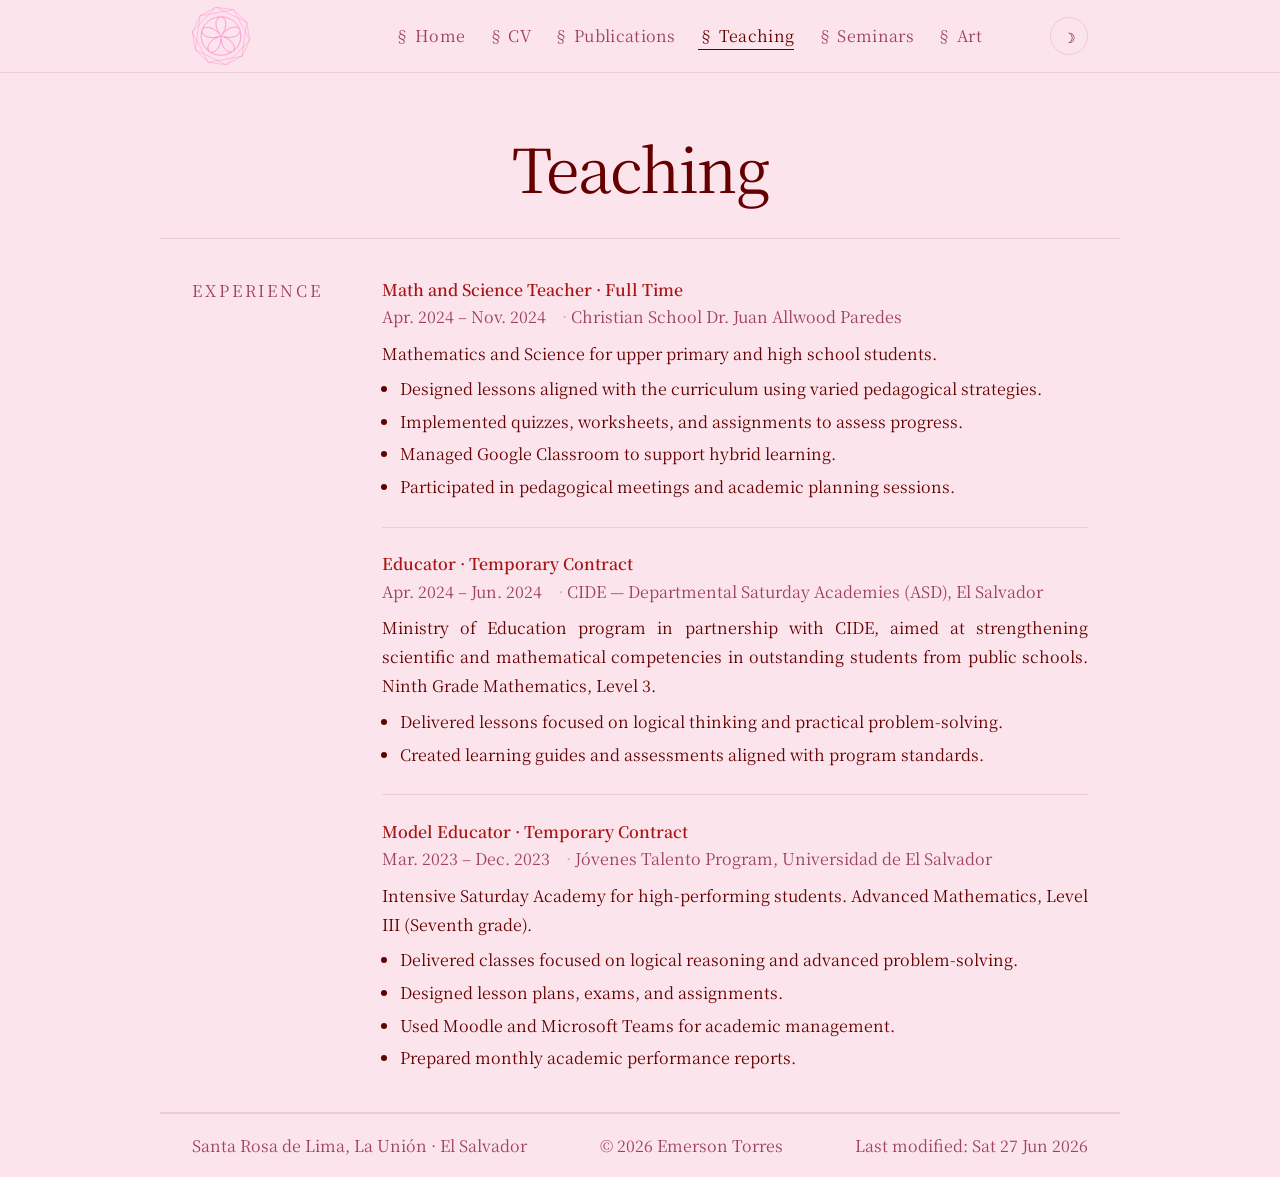
<file: teaching.html>
<!DOCTYPE html>
<html lang="en">
<head>
  <meta charset="UTF-8">
  <meta name="viewport" content="width=device-width,initial-scale=1">
  <title>Teaching — Emerson Torres</title>
  <link rel="icon" type="image/png" href="icon.png">
  <link rel="preconnect" href="https://fonts.googleapis.com">
  <link rel="preconnect" href="https://fonts.gstatic.com" crossorigin>
  <link href="https://fonts.googleapis.com/css2?family=Noto+Serif+JP:wght@200;400;600&display=swap" rel="stylesheet">
  <link rel="stylesheet" href="style.css">
</head>
<body>

<nav class="site-nav">
  <div class="nav-inner">
    <a class="nav-brand" href="index.html">
      <img src="Logo.svg" alt="">
    </a>
    <ul class="nav-links">
      <li><a href="index.html">§ Home</a></li>
      <li><a href="cv.html">§ CV</a></li>
      <li><a href="publications.html">§ Publications</a></li>
      <li><a href="teaching.html" class="active">§ Teaching</a></li>
      <li><a href="seminars.html">§ Seminars</a></li>
      <li><a href="art.html">§ Art</a></li>
    </ul>
    <button id="burger" aria-label="Menú" aria-expanded="false">
  <span></span><span></span><span></span>
</button>
    <button id="tb" aria-label="Toggle theme"></button>
  </div>
</nav>

<div class="wrap">

  <div class="page-head">
    <h1>Teaching</h1>
  </div>

  <div class="row">
    <div class="row-label">Experience</div>
    <div class="row-body tl">

      <div class="tl-item">
        <div class="tl-title">
          <a href="https://www.ccjapoficial.edu.sv/" target="_blank" rel="noopener">
            Math and Science Teacher · Full Time
          </a>
        </div>
        <div class="tl-meta">
          <span>Apr. 2024 – Nov. 2024</span>
          <span>Christian School Dr. Juan Allwood Paredes</span>
        </div>
        <div class="tl-body">
          <p>Mathematics and Science for upper primary and high school students.</p>
          <ul>
            <li>Designed lessons aligned with the curriculum using varied pedagogical strategies.</li>
            <li>Implemented quizzes, worksheets, and assignments to assess progress.</li>
            <li>Managed Google Classroom to support hybrid learning.</li>
            <li>Participated in pedagogical meetings and academic planning sessions.</li>
          </ul>
        </div>
      </div>

      <div class="tl-item">
        <div class="tl-title">
          <a href="https://sites.google.com/clases.edu.sv/convocatoria2024/inicio" target="_blank" rel="noopener">
            Educator · Temporary Contract
          </a>
        </div>
        <div class="tl-meta">
          <span>Apr. 2024 – Jun. 2024</span>
          <span>CIDE — Departmental Saturday Academies (ASD), El Salvador</span>
        </div>
        <div class="tl-body">
          <p>
            Ministry of Education program in partnership with CIDE, aimed at strengthening scientific
            and mathematical competencies in outstanding students from public schools.
            Ninth Grade Mathematics, Level 3.
          </p>
          <ul>
            <li>Delivered lessons focused on logical thinking and practical problem-solving.</li>
            <li>Created learning guides and assessments aligned with program standards.</li>
          </ul>
        </div>
      </div>

      <div class="tl-item">
        <div class="tl-title">
          <a href="https://www.jovenestalento.edu.sv/" target="_blank" rel="noopener">
            Model Educator · Temporary Contract
          </a>
        </div>
        <div class="tl-meta">
          <span>Mar. 2023 – Dec. 2023</span>
          <span>Jóvenes Talento Program, Universidad de El Salvador</span>
        </div>
        <div class="tl-body">
          <p>
            Intensive Saturday Academy for high-performing students. Advanced Mathematics,
            Level III (Seventh grade).
          </p>
          <ul>
            <li>Delivered classes focused on logical reasoning and advanced problem-solving.</li>
            <li>Designed lesson plans, exams, and assignments.</li>
            <li>Used Moodle and Microsoft Teams for academic management.</li>
            <li>Prepared monthly academic performance reports.</li>
          </ul>
        </div>
      </div>

    </div>
  </div>

</div>

<footer class="site-footer">
  <span>Santa Rosa de Lima, La Unión · El Salvador</span>
  <a href="emblema-emxtorres.svg" target="_blank" rel="noopener">© 2026 Emerson Torres</a>
  <span>Last modified: Sat 27 Jun 2026</span>
</footer>

<script>
  const h=document.documentElement,b=document.getElementById('tb');
  function t(d){d?h.setAttribute('data-dark',''):h.removeAttribute('data-dark');b.textContent=d?'☀':'☽';localStorage.setItem('dark',d)}
  const s=localStorage.getItem('dark');
  t(s!==null?s==='true':window.matchMedia('(prefers-color-scheme:dark)').matches);
  b.onclick=()=>t(!h.hasAttribute('data-dark'));
   const burger = document.getElementById('burger');
const navList = document.querySelector('.nav-links');
burger.addEventListener('click', () => {
  const open = burger.classList.toggle('open');
  navList.classList.toggle('open');
  burger.setAttribute('aria-expanded', open);
});
navList.querySelectorAll('a').forEach(a =>
  a.addEventListener('click', () => {
    burger.classList.remove('open');
    navList.classList.remove('open');
  })
);
</script>

</body>
</html>
</file>
<file: style.css>
/* ─── tokens ─── */
:root {
  --bg:  #fce4ec;
  --sur: #f5d0dc;
  --fg:  #660000;
  --mu:  #9e4060;
  --ac:  #a81414;
  --bd:  rgba(102,0,0,.1);
  --se:  "Noto Serif JP", Georgia, serif;
  --nh:  72px;
}
[data-dark] {
  --bg:  #0c0608;
  --sur: #180a0e;
  --fg:  #FFB6C1;
  --mu:  #bf8090;
  --ac:  #f48fb1;
  --bd:  rgba(255,182,193,.1);
}

/* ─── reset ─── */
*,*::before,*::after { box-sizing:border-box; margin:0; padding:0 }
img { display:block; max-width:100% }
strong,b { font-weight:600 }

/* ─── base — todo usa Noto Serif JP via herencia ─── */
html { font-family:var(--se); background:var(--bg); color:var(--fg); transition:background .3s,color .3s }
a {  font-size:1rem; color:var(--ac); text-decoration:none; transition:color .15s }
a:hover { font-size:1rem; color:var(--fg) }
p { font-size:1rem; line-height:1.82; margin-bottom:.6rem }
p:last-child { margin-bottom:0 }
li { font-size:1rem; line-height:1.75 }

/* ─── nav ─── */
.site-nav {
  position:sticky; top:0; z-index:50;
  background:var(--bg); border-bottom:1px solid var(--bd);
  transition:background .3s;
}
.nav-inner {
  max-width:960px; margin:0 auto; padding:0 2rem;
  height:var(--nh); display:flex; align-items:center; gap:2rem;
}
.nav-brand {
  display:flex; align-items:center; gap:.55rem;
  color:var(--fg); font-size:1.2rem; font-weight:600; flex-shrink:0;
}
.nav-brand img { height:58px; width:auto }
.nav-links { display:flex; gap:1.4rem; list-style:none; flex:1; justify-content:flex-end }
.nav-links a {
  font-size:1rem; color:var(--mu);
  letter-spacing:.02em; position:relative; padding-bottom:3px;
}
.nav-links a::after {
  content:''; position:absolute; bottom:0; left:0;
  width:0; height:1px; background:var(--fg); transition:width .22s;
}
.nav-links a:hover,
.nav-links a.active { color:var(--fg) }
.nav-links a:hover::after,
.nav-links a.active::after { width:100% }

/* ─── theme button ─── */
#tb {
  flex-shrink:0; width:38px; height:38px; border-radius:50%;
  border:1px solid var(--bd); background:transparent; color:var(--fg);
  font-size:.9rem; cursor:pointer; display:grid; place-items:center;
  transition:border-color .2s; font-family:inherit;
}
#tb:hover { border-color:var(--fg) }

/* ─── wrap ─── */
.wrap { max-width:960px; margin:0 auto }

/* ─── hero ─── */
.hero {
  display:grid; grid-template-columns:1fr auto; align-items:end;
  gap:2rem; padding:5rem 2rem 3.5rem; border-bottom:1px solid var(--bd);
}
.hero-eye {
  font-size:0.75rem; letter-spacing:.2em;
  text-transform:uppercase; color:var(--mu); margin-bottom:1.1rem;
}
.hero-name {
  font-size:clamp(2.4rem,7vw,4.8rem); font-weight:500; line-height:.95;
  letter-spacing:-.03em; margin-bottom:1.4rem;
}
.hero-motto { font-size:1rem; font-style:italic; color:var(--mu); margin-bottom:1.1rem }
.hero-chips { display:flex; gap:1rem; flex-wrap:wrap }
.hero-chips a {
  font-size:1rem; color:var(--mu);
  border-bottom:1px solid var(--bd); padding-bottom:1px;
}
.hero-chips a:hover { color:var(--fg); border-color:var(--fg) }
.hero-photo img {
  width:250px; height:250px; border-radius:50%;
  object-fit:cover; object-position:top center;
}

/* ─── page title (páginas internas) ─── */
.page-head { padding:4rem 2rem 2.5rem; border-bottom:1px solid var(--bd);
display: flex;
  justify-content: center; /* Envía el título a la izquierda y la imagen al extremo derecho */
  align-items: center;           /* Los alinea perfectamente a la misma altura central */
  gap: 2rem;
}
.page-head h1 {
  font-size:clamp(3.4rem,6vw,3.8rem); font-weight:400;
  letter-spacing:-.025em; line-height:1;
}
.page-head img { height:75px; width:auto; object-position:top center; }

/* ─── fila editorial ─── */
.row {
  display:grid; grid-template-columns:150px 1fr;
  align-items: start;                    /* ambas columnas desde el tope */
  gap:2.5rem; padding:2.5rem 2rem; border-bottom:1px solid var(--bd);
}
.row-label {
  font-size:1rem; letter-spacing:.18em;
  text-transform:uppercase; color:var(--mu);
  position:sticky; top:calc(var(--nh) + 1.25rem);
}
.row-body { min-width:0; text-align:justify; }

/* ─── timeline ─── */
.tl { display:flex; flex-direction:column }
.tl-item { padding:1.6rem 0; border-bottom:1px solid var(--bd); }
.tl-item:first-child { padding-top:0 }   /* ← esto alinea label con primer entry */
.tl-item:last-child { border-bottom:none; padding-bottom:0 }
.tl-title { font-size:1rem; font-weight:600; line-height:1.35; margin-bottom:.3rem }
.tl-meta {
  display:flex; gap:1rem; flex-wrap:wrap;
  font-size:1rem; color:var(--mu); margin-bottom:.65rem;
}
.tl-meta span::before { content:'· '; opacity:.4 }
.tl-meta span:first-child::before { content:'' }
.tl-body p { margin-bottom:.45rem }
.tl-body ul { padding-left:1.1rem; margin-top:.35rem }
.tl-body li { margin-top:.3rem }
.tl-note { font-size:1rem; color:var(--mu); margin-top:.55rem }

/* ─── pills ─── */
.pills { display:flex; gap:.4rem; flex-wrap:wrap }
.pills a {
  font-size:1rem; padding:.3rem .85rem;
  border:1px solid var(--bd); border-radius:999px; color:var(--ac);
  transition:background .15s,border-color .15s;
}
.pills a:hover { background:var(--sur); border-color:var(--mu); color:var(--fg) }

/* ─── grid de contacto ─── */
.cg { display:grid; grid-template-columns:1fr 1fr; gap:.5rem 2.5rem }
.cg a,.cg span { font-size:1rem; color:var(--mu); transition:color .15s; word-break:break-all }
.cg a:hover { color:var(--fg) }

/* ─── lista dos columnas ─── */
.two-col { display:grid; grid-template-columns:1fr 1fr; gap:.15rem 2rem }

/* ─── footer ─── */
.site-footer {
  border-top:1px solid var(--bd); padding:1.25rem 2rem;
  display:flex; justify-content:space-between; align-items:center;
  font-size:1rem; color:var(--mu);
  max-width:960px; margin:0 auto;
}
.site-footer a { color:inherit }
.site-footer a:hover { color:var(--fg) }

/* ─── estado vacío ─── */
.empty { padding:5rem 0; text-align:center; color:var(--mu) }
.empty-n { font-size:3.5rem; font-weight:200; letter-spacing:-.03em; margin-bottom:.5rem }
.empty p { font-size:.86rem }

/* ─────────────────────────────────────────
   RESPONSIVE — móvil
───────────────────────────────────────── */

@media (max-width:640px) {

  /* ── nav ── */
  .nav-inner {
    flex-wrap:wrap; height:auto;
    padding:.7rem 1.2rem; gap:.6rem;
  }
  .nav-brand { flex:1 }

  /* botón hamburguesa */
  #burger {
    display:flex; flex-direction:column;
    justify-content:center; gap:5px;
    width:32px; height:32px;
    background:transparent;
    border:1px solid var(--bd); border-radius:6px;
    cursor:pointer; padding:6px; flex-shrink:0;
  }
  #burger span {
    display:block; height:1.5px;
    background:var(--fg); border-radius:2px;
    transition:transform .22s, opacity .18s;
  }
  #burger.open span:nth-child(1) { transform:translateY(6.5px) rotate(45deg) }
  #burger.open span:nth-child(2) { opacity:0 }
  #burger.open span:nth-child(3) { transform:translateY(-6.5px) rotate(-45deg) }

  /* menú colapsado por defecto */
  .nav-links {
    order:4; width:100%; flex-direction:column;
    gap:0; justify-content:flex-start;
    max-height:0; overflow:hidden; opacity:0;
    transition:max-height .3s ease, opacity .22s ease;
  }
  .nav-links.open { max-height:360px; opacity:1 }
  .nav-links li { border-top:1px solid var(--bd) }
  .nav-links a {
    display:block; padding:.75rem .2rem;
    font-size:.92rem; letter-spacing:.02em;
  }
  .nav-links a::after { display:none }

  /* resto del responsive sin cambios */
  .hero { grid-template-columns:1fr; padding:2.5rem 1.2rem 2rem }
  .hero-photo {
  display: flex;
  justify-content: center;
  align-items: center;
}
  .hero-photo img {
    width:250px; height:250px; border-radius:50%;
    object-fit:cover; object-position:top center;
  }
  .hero-name { font-size:clamp(2.6rem,12vw,3.6rem); margin-bottom:1rem }
  .hero-eye { margin-bottom:.7rem; font-size:.68rem }
  .page-head { padding:2rem 1.2rem 1.5rem }
  .row { grid-template-columns:1fr; gap:.4rem; padding:1.6rem 1.2rem }
  .row-label { position:static; margin-bottom:.35rem; font-size:.66rem }
  .cg { grid-template-columns:1fr }
  .two-col { grid-template-columns:1fr }
  .tl-meta { gap:.5rem }
  .site-footer { flex-direction:column; gap:.3rem; text-align:center; padding:1rem 1.2rem }
}
</file>
